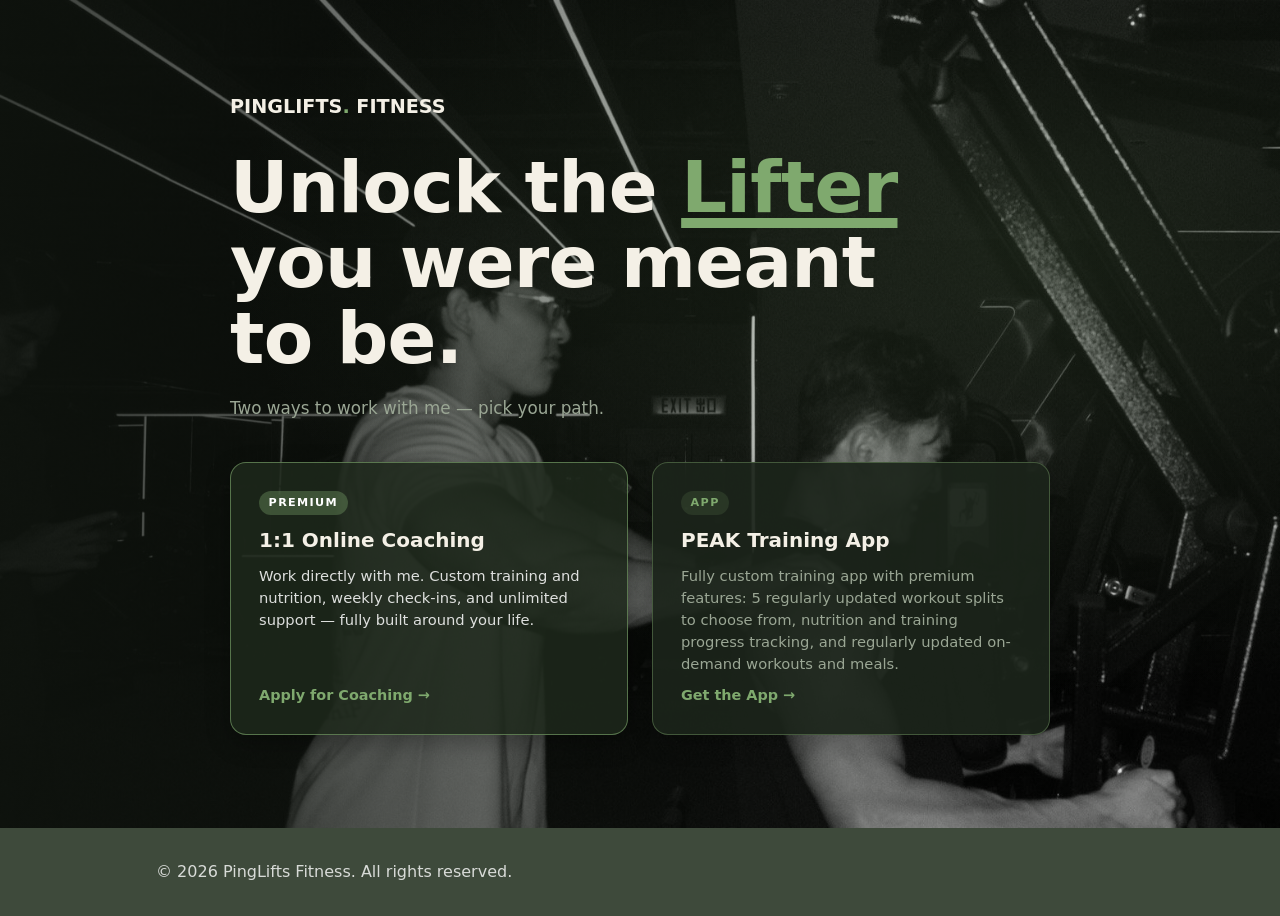
<file: index.html>
<!DOCTYPE html>
<html lang="en">
<head>
    <meta charset="UTF-8" />
    <meta name="viewport" content="width=device-width, initial-scale=1.0" />
    <title>PingLifts Fitness — Coaching & PEAK Training App</title>
    <link rel="stylesheet" href="styles.css" />
</head>
<body class="dark">

    <section class="chooser">
        <div class="chooser-bg"></div>
        <div class="chooser-content">
            <a href="#" class="logo display-logo chooser-logo">PINGLIFTS<span>.</span> FITNESS</a>
            <h1 class="display chooser-title">Unlock the <em>Lifter</em> you were meant to be.</h1>
            <p class="chooser-sub">Two ways to work with me — pick your path.</p>
            <div class="chooser-cards">
                <a href="coaching.html" class="chooser-card chooser-card-coaching">
                    <span class="chooser-card-tag">Premium</span>
                    <h3>1:1 Online Coaching</h3>
                    <p>Work directly with me. Custom training and nutrition, weekly check-ins, and unlimited support — fully built around your life.</p>
                    <span class="chooser-card-cta">Apply for Coaching &rarr;</span>
                </a>
                <a href="https://www.dojo.fit/coach/pinglifts" class="chooser-card chooser-card-products">
                    <span class="chooser-card-tag chooser-card-tag-alt">App</span>
                    <h3>PEAK Training App</h3>
                    <p>Fully custom training app with premium features: 5 regularly updated workout splits to choose from, nutrition and training progress tracking, and regularly updated on-demand workouts and meals.</p>
                    <span class="chooser-card-cta">Get the App &rarr;</span>
                </a>
            </div>
        </div>
    </section>

    <footer class="footer">
        <div class="container footer-content">
            <p>&copy; 2026 PingLifts Fitness. All rights reserved.</p>
        </div>
    </footer>

</body>
</html>
</file>
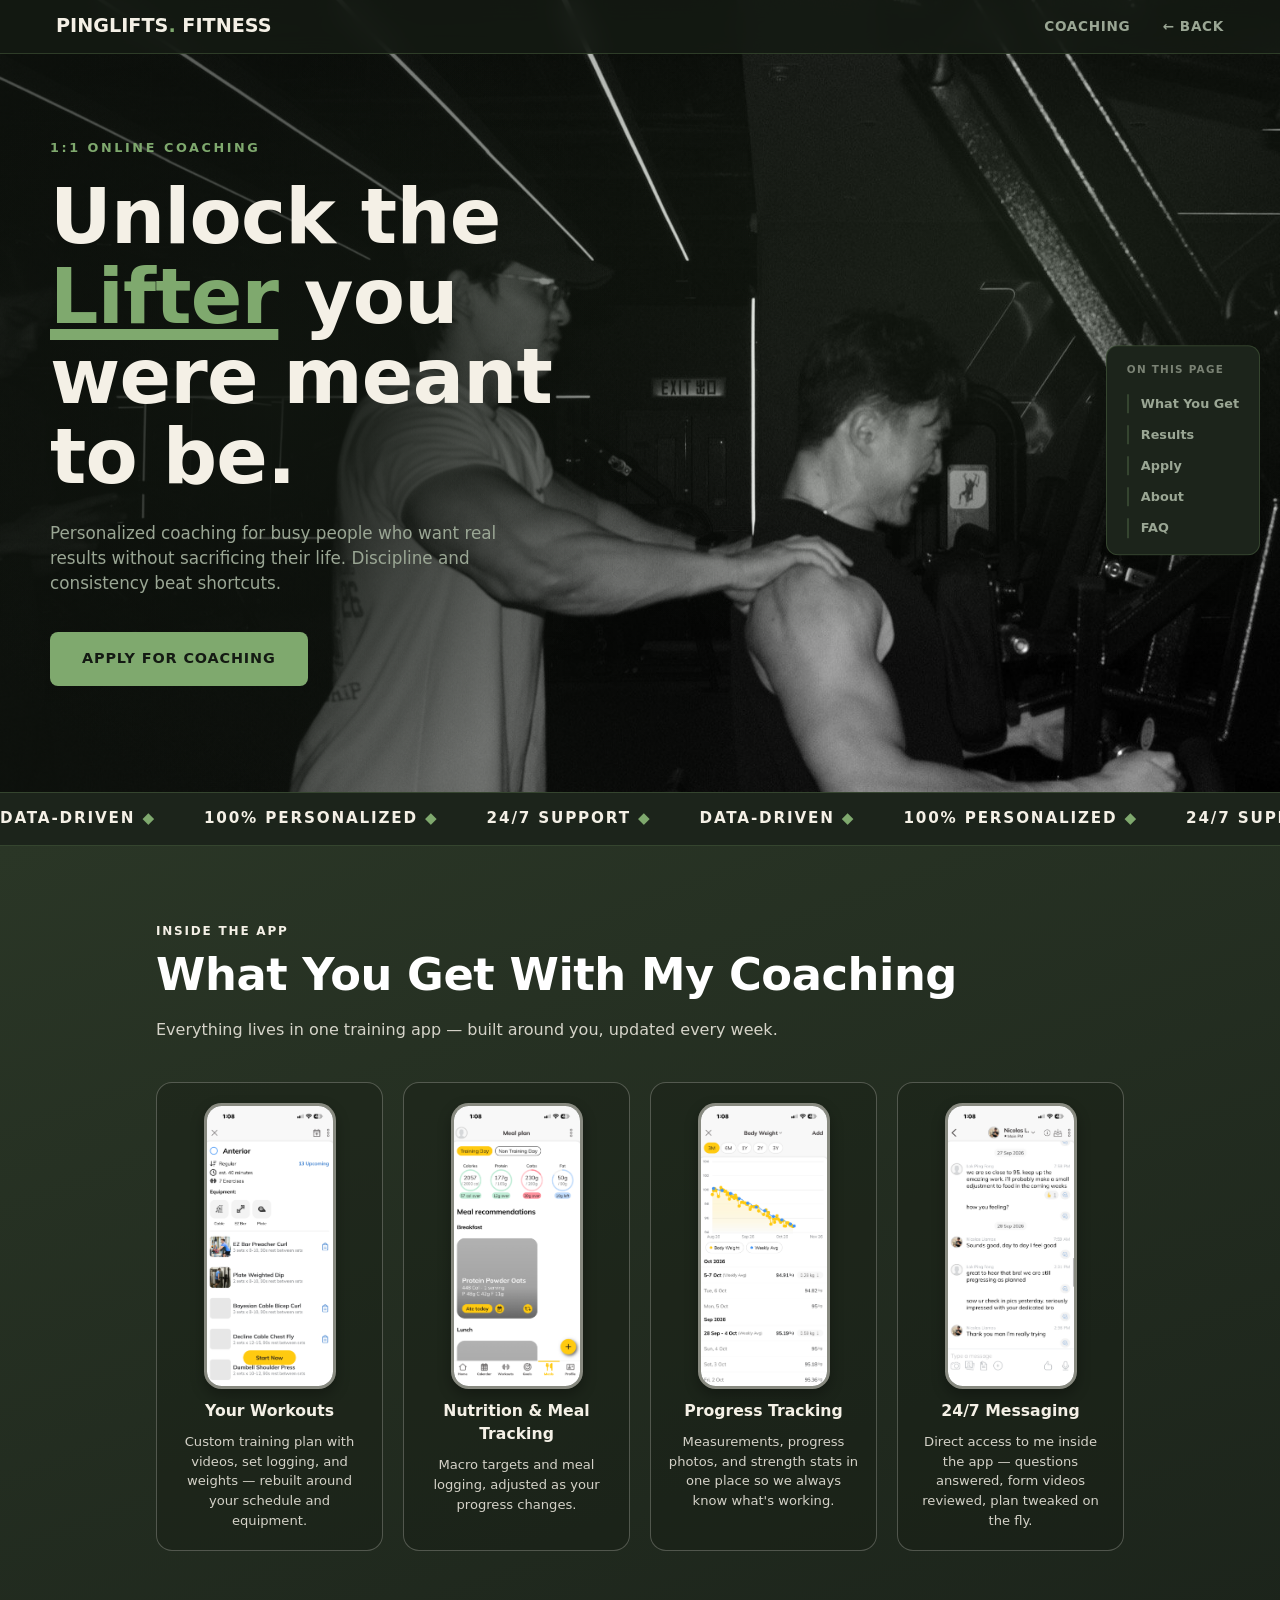
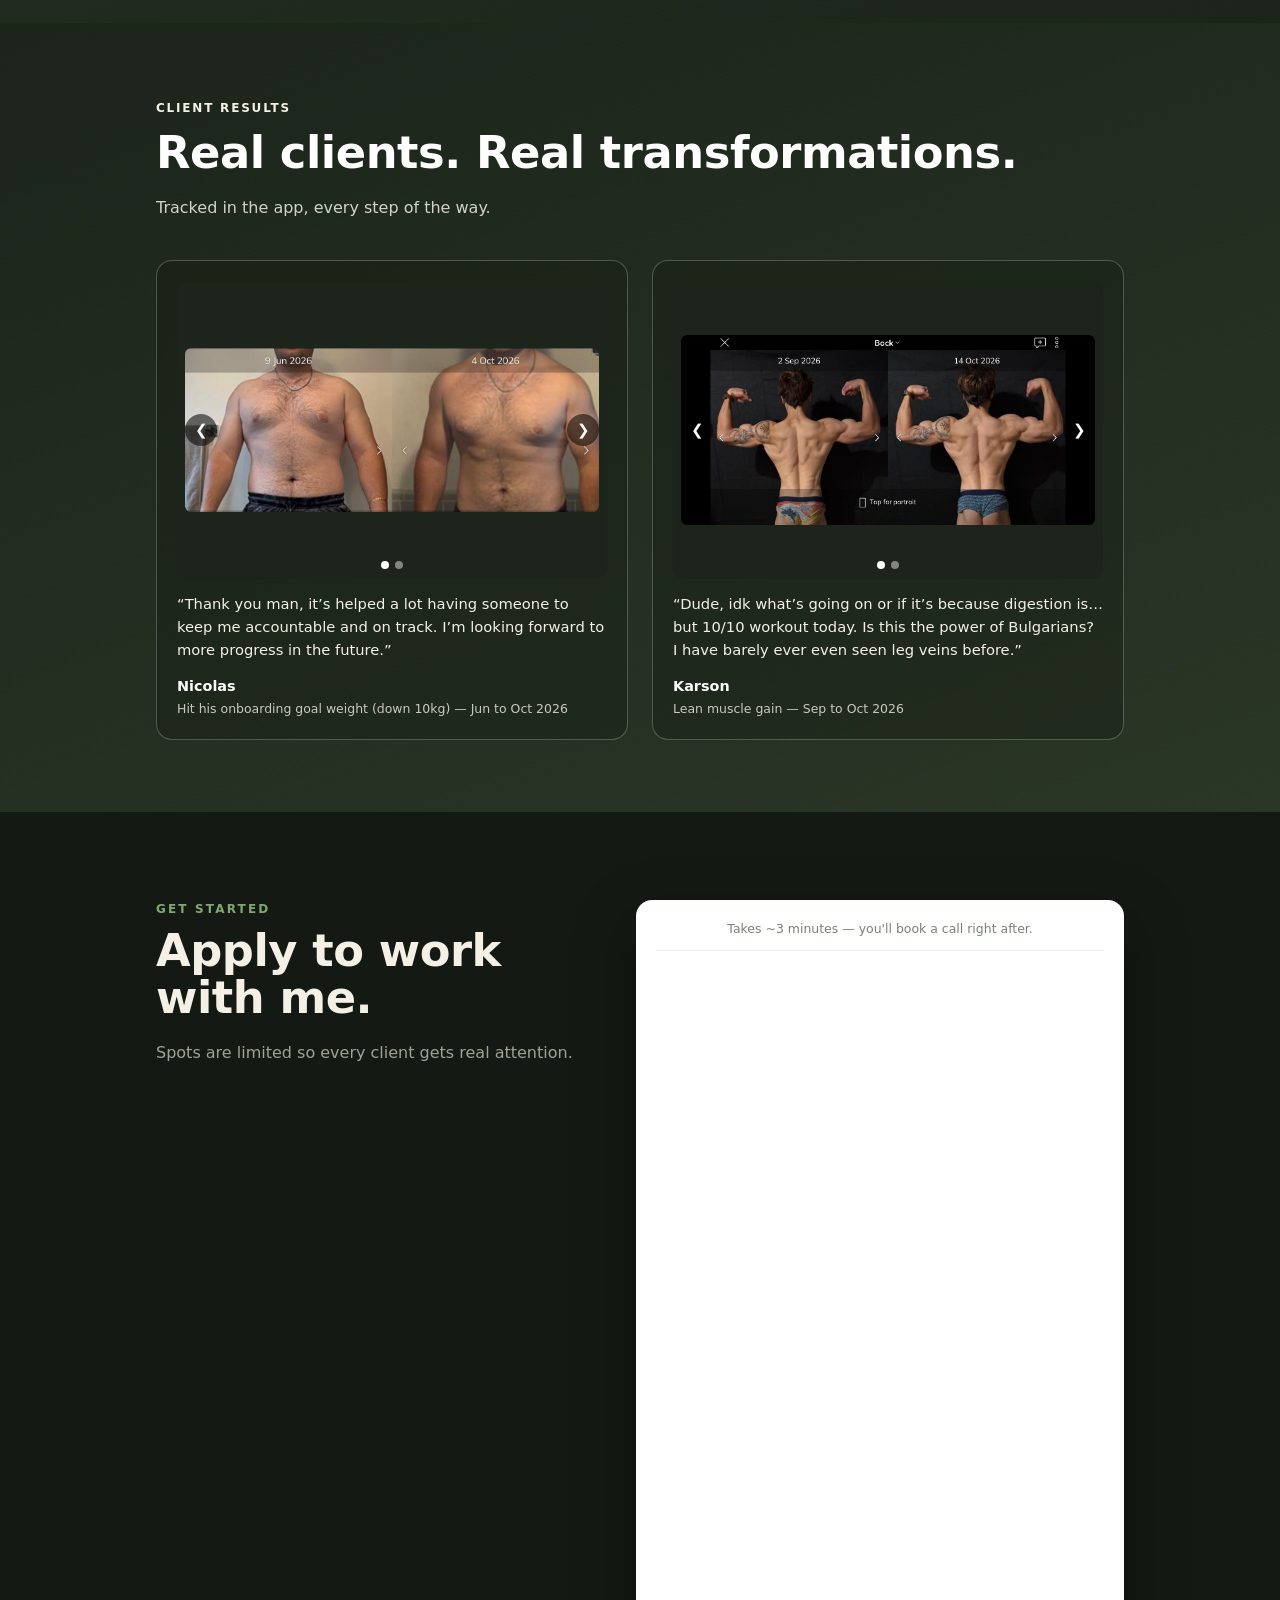
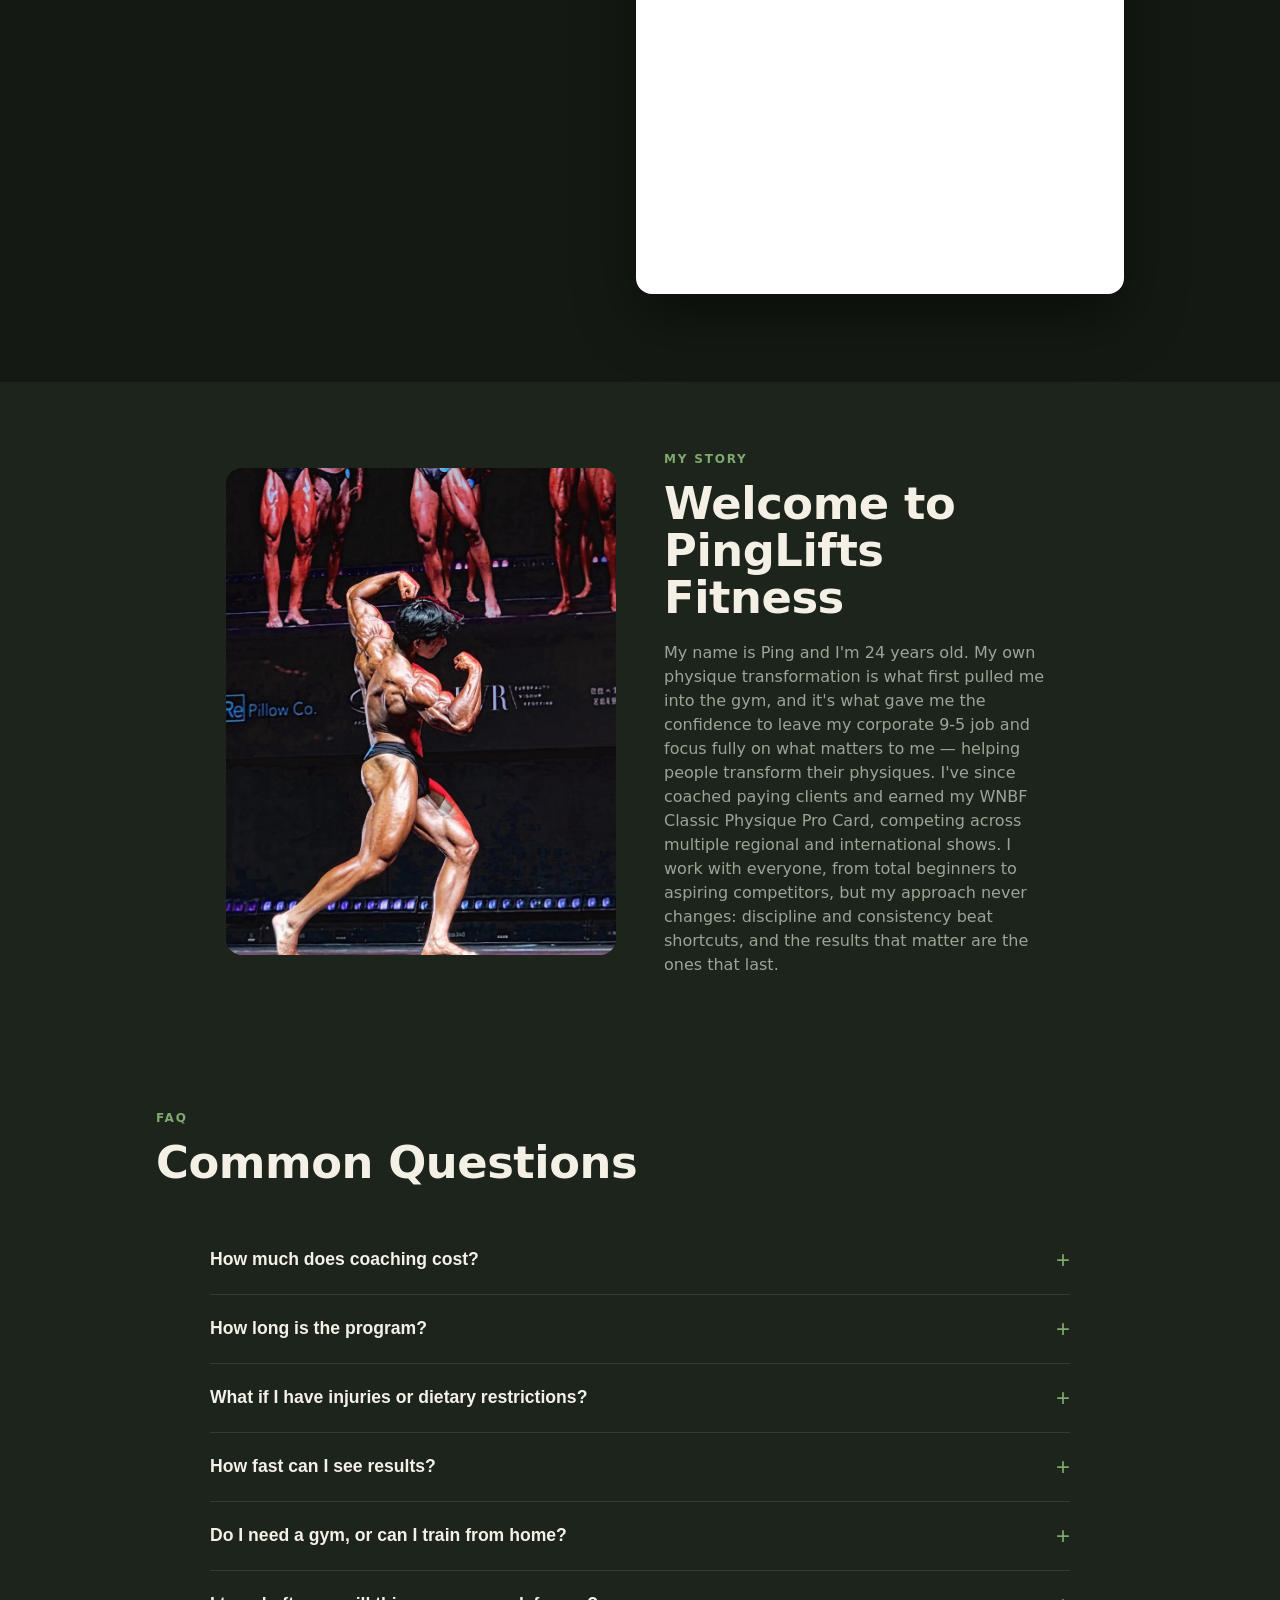
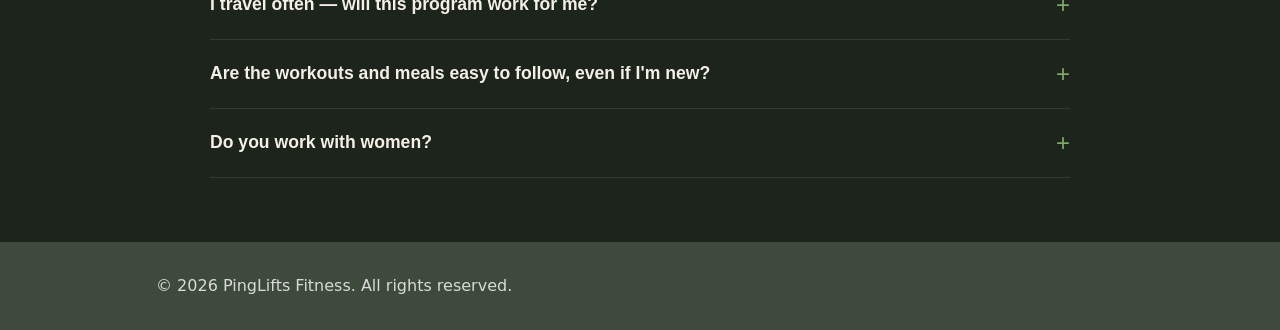
<file: coaching.html>
<!DOCTYPE html>
<html lang="en">
<head>
    <meta charset="UTF-8" />
    <meta name="viewport" content="width=device-width, initial-scale=1.0" />
    <title>PingLifts Fitness — 1:1 Online Coaching</title>
    <link rel="stylesheet" href="styles.css?v=3" />
</head>
<body class="dark">

    <header class="header">
        <div class="header-content">
            <a href="index.html" class="logo display-logo">PINGLIFTS<span>.</span> FITNESS</a>
            <nav class="nav">
                <a href="#coaching" class="nav-link nav-link-active">Coaching</a>
                <a href="index.html" class="nav-link">&larr; Back</a>
            </nav>
            <button class="mobile-menu-button" aria-label="Open menu">&#9776;</button>
        </div>
    </header>

    <div class="mobile-menu">
        <button class="mobile-menu-close" aria-label="Close menu">&times;</button>
        <nav class="nav">
            <a href="#coaching" class="nav-link">Coaching</a>
            <a href="index.html" class="nav-link">&larr; Back</a>
            <a href="#about" class="nav-link">About</a>
            <a href="#faq" class="nav-link">FAQ</a>
        </nav>
    </div>

    <aside class="coaching-sidebar">
        <span class="coaching-sidebar-label">On this page</span>
        <a href="#what-you-get" class="coaching-sidebar-link">What You Get</a>
        <a href="#results" class="coaching-sidebar-link">Results</a>
        <a href="#coaching" class="coaching-sidebar-link">Apply</a>
        <a href="#about" class="coaching-sidebar-link">About</a>
        <a href="#faq" class="coaching-sidebar-link">FAQ</a>
    </aside>

    <section class="page-hero">
        <div class="page-hero-bg"></div>
        <div class="page-hero-content">
            <p class="page-hero-eyebrow">1:1 Online Coaching</p>
            <h1 class="display page-hero-title">Unlock the <em>Lifter</em> you were meant to be.</h1>
            <p class="page-hero-sub">Personalized coaching for busy people who want real results without sacrificing their life. Discipline and consistency beat shortcuts.</p>
            <a href="#coaching" class="page-hero-cta">Apply for Coaching</a>
        </div>
    </section>

    <div class="marquee" aria-hidden="true">
        <div class="marquee-track">
            <span>Data-Driven <i>&#9670;</i></span><span>100% Personalized <i>&#9670;</i></span><span>24/7 Support <i>&#9670;</i></span>
            <span>Data-Driven <i>&#9670;</i></span><span>100% Personalized <i>&#9670;</i></span><span>24/7 Support <i>&#9670;</i></span>
            <span>Data-Driven <i>&#9670;</i></span><span>100% Personalized <i>&#9670;</i></span><span>24/7 Support <i>&#9670;</i></span>
            <span>Data-Driven <i>&#9670;</i></span><span>100% Personalized <i>&#9670;</i></span><span>24/7 Support <i>&#9670;</i></span>
        </div>
    </div>

    <section id="what-you-get" class="what-you-get">
        <div class="container">
            <div class="section-header">
                <span class="eyebrow">Inside the App</span>
                <h2 class="display">What You Get With My Coaching</h2>
                <p class="what-you-get-sub">Everything lives in one training app — built around you, updated every week.</p>
            </div>
            <div class="what-you-get-grid">
                <div class="what-you-get-card">
                    <div class="phone-frame"><img src="app-screen-1.png" alt="Workout screen in the coaching app" /></div>
                    <h3>Your Workouts</h3>
                    <p>Custom training plan with videos, set logging, and weights — rebuilt around your schedule and equipment.</p>
                </div>
                <div class="what-you-get-card">
                    <div class="phone-frame"><img src="app-screen-2.png" alt="Nutrition tracking screen in the coaching app" /></div>
                    <h3>Nutrition &amp; Meal Tracking</h3>
                    <p>Macro targets and meal logging, adjusted as your progress changes.</p>
                </div>
                <div class="what-you-get-card">
                    <div class="phone-frame"><img src="app-screen-3.png" alt="Progress tracking screen in the coaching app" /></div>
                    <h3>Progress Tracking</h3>
                    <p>Measurements, progress photos, and strength stats in one place so we always know what's working.</p>
                </div>
                <div class="what-you-get-card">
                    <div class="phone-frame"><img src="app-screen-4.png" alt="Messaging screen in the coaching app" /></div>
                    <h3>24/7 Messaging</h3>
                    <p>Direct access to me inside the app — questions answered, form videos reviewed, plan tweaked on the fly.</p>
                </div>
            </div>
        </div>
    </section>

    <section id="results" class="results">
        <div class="container">
            <div class="section-header">
                <span class="eyebrow">Client Results</span>
                <h2 class="display">Real clients. Real transformations.</h2>
                <p class="what-you-get-sub">Tracked in the app, every step of the way.</p>
            </div>
            <div class="results-grid">
                <figure class="result-card">
                    <div class="result-carousel" data-carousel>
                        <div class="result-slides">
                            <div class="result-slide active"><img src="client1_weightloss_comparison.jpg" alt="Nicolas before and after: 9 June to 4 October 2026" /></div>
                            <div class="result-slide"><img src="client1_weightloss_graph.jpg" alt="Nicolas weight trend chart heading to his 90kg goal" /></div>
                        </div>
                        <button class="result-arrow result-prev" data-prev aria-label="Previous screenshot">&#10094;</button>
                        <button class="result-arrow result-next" data-next aria-label="Next screenshot">&#10095;</button>
                        <div class="result-dots" data-dots></div>
                    </div>
                    <blockquote>
                        <p>&ldquo;Thank you man, it&rsquo;s helped a lot having someone to keep me accountable and on track. I&rsquo;m looking forward to more progress in the future.&rdquo;</p>
                    </blockquote>
                    <figcaption>
                        <span class="result-name">Nicolas</span>
                        <span class="result-stat">Hit his onboarding goal weight (down 10kg) &mdash; Jun to Oct 2026</span>
                    </figcaption>
                </figure>
                <figure class="result-card">
                    <div class="result-carousel" data-carousel>
                        <div class="result-slides">
                            <div class="result-slide active"><img src="client2_musclegain_comparison.PNG" alt="Muscle gain client before and after: 2 September to 14 October 2026" /></div>
                            <div class="result-slide"><img src="client2_musclegain_graph.jpg" alt="Muscle gain client weight trend chart" /></div>
                        </div>
                        <button class="result-arrow result-prev" data-prev aria-label="Previous screenshot">&#10094;</button>
                        <button class="result-arrow result-next" data-next aria-label="Next screenshot">&#10095;</button>
                        <div class="result-dots" data-dots></div>
                    </div>
                    <blockquote>
                        <p>&ldquo;Dude, idk what&rsquo;s going on or if it&rsquo;s because digestion is&hellip; but 10/10 workout today. Is this the power of Bulgarians? I have barely ever even seen leg veins before.&rdquo;</p>
                    </blockquote>
                    <figcaption>
                        <span class="result-name">Karson</span>
                        <span class="result-stat">Lean muscle gain &mdash; Sep to Oct 2026</span>
                    </figcaption>
                </figure>
            </div>
        </div>
    </section>

    <section id="coaching" class="apply">
        <div class="container apply-grid">
            <div>
                <p class="apply-eyebrow">Get Started</p>
                <h2 class="display apply-title">Apply to work with me.</h2>
                <p class="apply-copy">Spots are limited so every client gets real attention.</p>
            </div>
            <div class="form-panel">
                <p class="form-note">Takes ~3 minutes &mdash; you'll book a call right after.</p>
                <iframe src="https://docs.google.com/forms/d/e/1FAIpQLScJnateBK-ys4sE1Q8Ire4YYYcBbbguxJ7wj7qMlbbawWtGUg/viewform?embedded=true&hl=en" title="Coaching application">Loading…</iframe>
            </div>
        </div>
    </section>

    <section id="about" class="about">
        <div class="container about-grid">
            <div class="about-media"><img src="about-photo.jpg" alt="Lok Ping Fong" /></div>
            <div class="about-copy">
                <span class="eyebrow">My Story</span>
                <h2 class="display">Welcome to PingLifts Fitness</h2>
                <p>My name is Ping and I'm 24 years old. My own physique transformation is what first pulled me into the gym, and it's what gave me the confidence to leave my corporate 9-5 job and focus fully on what matters to me — helping people transform their physiques. I've since coached paying clients and earned my WNBF Classic Physique Pro Card, competing across multiple regional and international shows. I work with everyone, from total beginners to aspiring competitors, but my approach never changes: discipline and consistency beat shortcuts, and the results that matter are the ones that last.</p>
            </div>
        </div>
    </section>

    <section id="faq" class="faq">
        <div class="container">
            <div class="section-header">
                <span class="eyebrow">FAQ</span>
                <h2 class="display">Common Questions</h2>
            </div>
            <div class="faq-list">
                <div class="faq-item">
                    <button class="faq-question">How much does coaching cost?<span class="faq-icon">+</span></button>
                    <div class="faq-answer">
                        <p>Coaching services depend on the type and length of program that best fit your goals. Every plan is personalized to your training experience, equipment, and desired level of support.</p>
                        <p>I highly recommend scheduling a call so we can find the most accurate estimate for your program.</p>
                    </div>
                </div>
                <div class="faq-item">
                    <button class="faq-question">How long is the program?<span class="faq-icon">+</span></button>
                    <div class="faq-answer">
                        <p>I recommend planning for at least 6 months—that's how the program is designed to help you reach your goals in a sustainable way. This ensures enough time to see real results that last—not quick fixes that fade. You'll know exactly what to expect before starting.</p>
                    </div>
                </div>
                <div class="faq-item">
                    <button class="faq-question">What if I have injuries or dietary restrictions?<span class="faq-icon">+</span></button>
                    <div class="faq-answer">
                        <p>No problem. I've worked with clients dealing with old injuries, food allergies, and medical limitations. Every plan can be customized so you can train safely, eat foods you enjoy, and still make consistent progress — as long as you're not allergic to hard work!</p>
                    </div>
                </div>
                <div class="faq-item">
                    <button class="faq-question">How fast can I see results?<span class="faq-icon">+</span></button>
                    <div class="faq-answer">
                        <p>That depends on your starting point, effort, and consistency. Most clients begin noticing changes within 4–6 weeks if they stay consistent, work hard, and follow the plan. The weekly check-ins help me track your progress and make adjustments so we keep moving forward. You truly get what you put into the program.</p>
                    </div>
                </div>
                <div class="faq-item">
                    <button class="faq-question">Do I need a gym, or can I train from home?<span class="faq-icon">+</span></button>
                    <div class="faq-answer">
                        <p>Commercial gyms are wonderful and encouraging places that not only get you in the right mindset to train hard, but also offer specialized equipment—giving you more ways to optimize your training and maximize results.</p>
                        <p>If you're intimidated, we'll work together on a strategy to help you feel comfortable and confident there. 🙂</p>
                    </div>
                </div>
                <div class="faq-item">
                    <button class="faq-question">I travel often — will this program work for me?<span class="faq-icon">+</span></button>
                    <div class="faq-answer">
                        <p>Absolutely. Many of my clients travel for work or pleasure. I'll adjust your workouts and provide flexible nutrition recommendations so you can stay consistent no matter where you are—hotel, home, or gym.</p>
                    </div>
                </div>
                <div class="faq-item">
                    <button class="faq-question">Are the workouts and meals easy to follow, even if I'm new?<span class="faq-icon">+</span></button>
                    <div class="faq-answer">
                        <p>Yes! You'll get clear step-by-step guidance in the app for all your major lifts, exercise demo videos, progress tracking, and meal example recipes. You can also message me directly in-app anytime with questions — even if you've never tracked before, you'll be fully supported.</p>
                    </div>
                </div>
                <div class="faq-item">
                    <button class="faq-question">Do you work with women?<span class="faq-icon">+</span></button>
                    <div class="faq-answer">
                        <p>Yes. I coach both men and women, and every program is personalized to your goals, training history, and preferences.</p>
                    </div>
                </div>
            </div>
        </div>
    </section>

    <footer class="footer">
        <div class="container footer-content">
            <p>&copy; 2026 PingLifts Fitness. All rights reserved.</p>
        </div>
    </footer>

    <script src="script.js?v=3"></script>
</body>
</html>
</file>
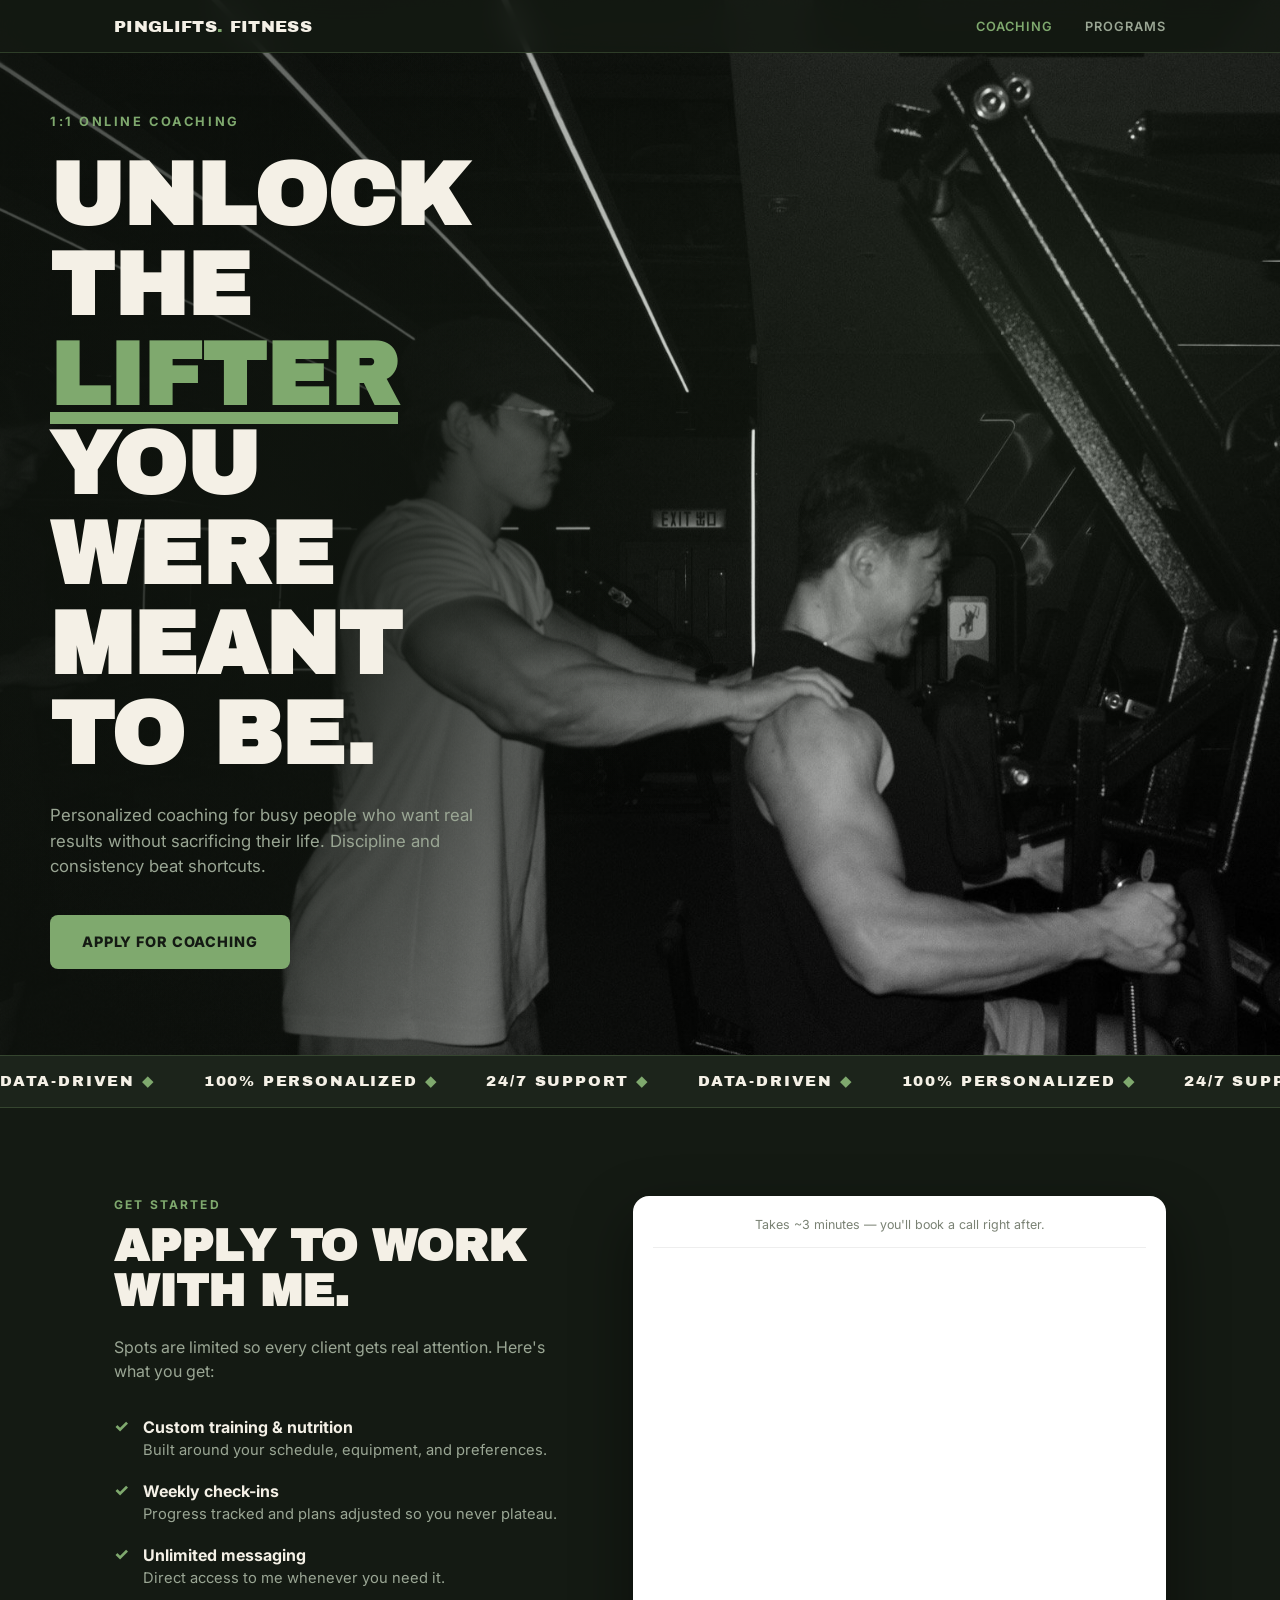
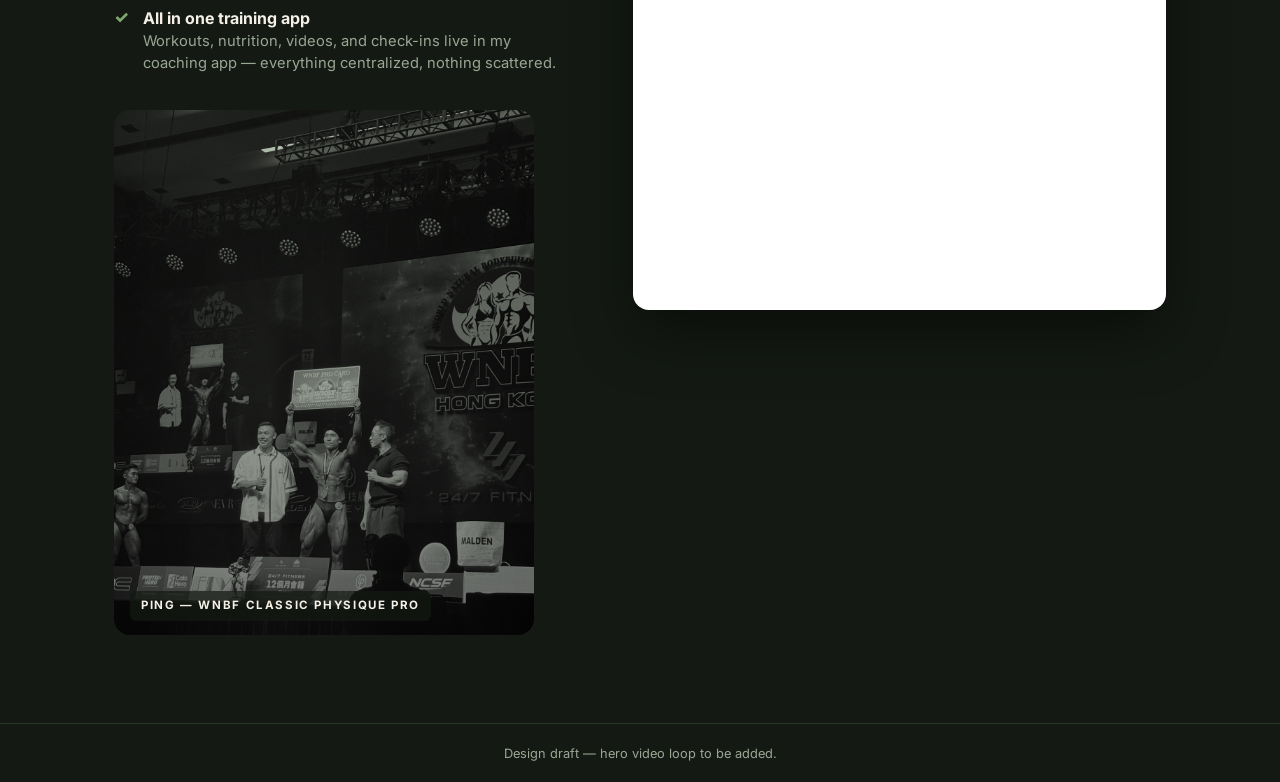
<file: draft.html>
<!DOCTYPE html>
<html lang="en">
<head>
    <meta charset="UTF-8" />
    <meta name="viewport" content="width=device-width, initial-scale=1.0" />
    <title>PingLifts Fitness — DESIGN DRAFT (not deployed)</title>
    <link rel="stylesheet" href="https://fonts.googleapis.com/css2?family=Archivo+Black&family=Inter:wght@400;600;700&display=swap" />
    <style>
        :root {
            --green: #7FA96E;
            --green-dark: #68935A;
            --ink: #141A13;
            --ink-2: #1C241B;
            --cream: #F4F0E6;
            --muted: #9AA694;
        }

        * { margin: 0; padding: 0; box-sizing: border-box; }
        html { scroll-behavior: smooth; }
        body {
            font-family: 'Inter', system-ui, sans-serif;
            background: var(--ink);
            color: var(--cream);
            line-height: 1.5;
        }

        .display {
            font-family: 'Archivo Black', 'Inter', sans-serif;
            text-transform: uppercase;
            line-height: 1.02;
        }

        .container { max-width: 1100px; margin: 0 auto; padding: 0 1.5rem; }

        /* Header */
        .header {
            position: fixed; inset: 0 0 auto 0; z-index: 50;
            background: rgba(20, 26, 19, 0.85);
            backdrop-filter: blur(12px);
            border-bottom: 1px solid rgba(127, 169, 110, 0.25);
        }
        .header-content {
            display: flex; justify-content: space-between; align-items: center;
            max-width: 1100px; margin: 0 auto; padding: 0.85rem 1.5rem;
        }
        .logo {
            font-family: 'Archivo Black', sans-serif;
            font-size: 1.05rem; color: var(--cream); text-decoration: none; letter-spacing: 0.02em;
        }
        .logo span { color: var(--green); }
        .nav { display: flex; gap: 2rem; align-items: center; }
        .nav-link {
            color: var(--muted); text-decoration: none; font-weight: 600;
            font-size: 0.8rem; text-transform: uppercase; letter-spacing: 0.08em;
            transition: color 0.2s;
        }
        .nav-link:hover, .nav-link.active { color: var(--green); }

        /* Hero */
        .hero {
            min-height: 92vh;
            display: flex; flex-direction: column; justify-content: center;
            position: relative; overflow: hidden;
            background:
                linear-gradient(90deg, rgba(16,21,15,0.75) 0%, rgba(16,21,15,0.45) 35%, rgba(16,21,15,0) 65%),
                url('hero-image.jpg') 100% center / cover no-repeat;
            padding: 7rem 0 5rem;
        }
        .hero::after {
            content: "";
            position: absolute; inset: 0;
            background:
                radial-gradient(ellipse 42% 75% at 22% 50%, rgba(16,21,15,0.9), rgba(16,21,15,0) 70%),
                radial-gradient(ellipse at 80% 30%, rgba(127,169,110,0.14), transparent 55%);
            pointer-events: none;
        }
        .hero .container {
            position: relative; z-index: 1;
            max-width: 560px; margin: 0; margin-left: max(1.5rem, calc((100vw - 1100px) / 2 - 4rem));
        }
        .hero-eyebrow {
            color: var(--green); font-size: 0.8rem; font-weight: 700;
            letter-spacing: 0.2em; text-transform: uppercase; margin-bottom: 1.25rem;
        }
        .hero-title {
            font-size: clamp(2.6rem, 7vw, 5.5rem);
            max-width: 14ch;
        }
        .hero-title em {
            font-style: normal; color: var(--green);
            text-decoration: underline;
            text-decoration-thickness: 0.14em;
            text-underline-offset: 0.08em;
        }
        .hero-sub {
            margin-top: 1.5rem; max-width: 42ch; color: var(--muted); font-size: 1.05rem;
        }
        .hero-cta {
            margin-top: 2.25rem; display: inline-block; align-self: flex-start;
            background: var(--green); color: var(--ink);
            font-weight: 800; text-decoration: none; text-transform: uppercase;
            letter-spacing: 0.06em; font-size: 0.9rem;
            padding: 1rem 2rem; border-radius: 0.5rem;
            position: relative; overflow: hidden;
            transition: transform 0.2s;
        }
        .hero-cta:hover { transform: translateY(-2px); }

        /* Marquee divider */
        .marquee {
            border-top: 1px solid rgba(127,169,110,0.25);
            border-bottom: 1px solid rgba(127,169,110,0.25);
            background: var(--ink-2);
            overflow: hidden; padding: 0.9rem 0;
        }
        .marquee-track {
            display: flex; gap: 3rem; width: max-content;
            animation: marquee 22s linear infinite;
        }
        .marquee-track span {
            font-family: 'Archivo Black', sans-serif;
            text-transform: uppercase; font-size: 0.95rem; letter-spacing: 0.12em;
            color: var(--cream); white-space: nowrap;
        }
        .marquee-track span i { font-style: normal; color: var(--green); }
        @keyframes marquee { to { transform: translateX(-50%); } }

        /* Form section: split panel */
        .apply { padding: 5.5rem 0; background: var(--ink); }
        .apply-grid {
            display: grid; grid-template-columns: 1fr 1.15fr; gap: 3.5rem; align-items: start;
        }
        .apply-eyebrow {
            color: var(--green); font-size: 0.75rem; font-weight: 700;
            letter-spacing: 0.18em; text-transform: uppercase;
        }
        .apply-title { font-size: clamp(1.9rem, 3.5vw, 2.8rem); margin: 0.6rem 0 1.25rem; }
        .apply-copy { color: var(--muted); margin-bottom: 2rem; }
        .trust { list-style: none; display: grid; gap: 1.1rem; }
        .trust li { display: flex; gap: 0.85rem; align-items: flex-start; }
        .trust .tick {
            color: var(--green); font-weight: 800; font-size: 1.05rem; line-height: 1.4;
        }
        .trust b { color: var(--cream); }
        .trust p { color: var(--muted); font-size: 0.92rem; }
        .coach-photo {
            margin-top: 2.25rem; position: relative; border-radius: 1rem; overflow: hidden;
            aspect-ratio: 4 / 5; max-width: 420px;
        }
        .coach-photo img {
            width: 100%; height: 100%; object-fit: cover; object-position: top;
            filter: grayscale(1) contrast(1.08) brightness(0.9);
        }
        .coach-photo::after {
            content: "";
            position: absolute; inset: 0;
            background: linear-gradient(180deg, rgba(127,169,110,0.35), rgba(20,26,19,0.55));
            mix-blend-mode: multiply;
        }
        .coach-photo .caption {
            position: absolute; left: 1rem; bottom: 0.9rem; z-index: 2;
            font-size: 0.72rem; font-weight: 700; letter-spacing: 0.14em; text-transform: uppercase;
            color: var(--cream);
            background: rgba(20,26,19,0.72); padding: 0.4rem 0.7rem; border-radius: 0.4rem;
        }
        .form-panel {
            background: #fff; color: #3E4A3B;
            border-radius: 1rem; padding: 1.25rem;
            box-shadow: 0 24px 60px rgba(0,0,0,0.45);
        }
        .form-panel .form-note {
            text-align: center; font-size: 0.78rem; color: #7A8274;
            padding-bottom: 0.75rem; border-bottom: 1px solid #eee; margin-bottom: 1rem;
        }
        .form-panel iframe { width: 100%; border: none; height: 620px; }

        /* Stats */
        .stats {
            background: var(--ink-2);
            border-top: 1px solid rgba(127,169,110,0.2);
            padding: 3.5rem 0;
        }
        .stats-grid { display: grid; grid-template-columns: repeat(4, 1fr); gap: 2rem; text-align: center; }
        .stat-num {
            font-family: 'Archivo Black', sans-serif;
            font-size: clamp(2.2rem, 4vw, 3.2rem); color: var(--green); line-height: 1;
        }
        .stat-label {
            margin-top: 0.6rem; font-size: 0.78rem; font-weight: 600;
            letter-spacing: 0.12em; text-transform: uppercase; color: var(--muted);
        }

        .page-note {
            text-align: center; padding: 1.2rem; font-size: 0.8rem;
            color: var(--muted); border-top: 1px solid rgba(127,169,110,0.2);
        }

        @media (max-width: 900px) {
            .apply-grid { grid-template-columns: 1fr; }
            .stats-grid { grid-template-columns: repeat(2, 1fr); }
        }
    </style>
</head>
<body>

    <header class="header">
        <div class="header-content">
            <a href="#" class="logo">PINGLIFTS<span>.</span> FITNESS</a>
            <nav class="nav">
                <a href="#" class="nav-link active">Coaching</a>
                <a href="#" class="nav-link">Programs</a>
            </nav>
        </div>
    </header>

    <section class="hero">
        <div class="container">
            <p class="hero-eyebrow">1:1 Online Coaching</p>
            <h1 class="display hero-title">Unlock the <em>lifter</em> you were meant to be.</h1>
            <p class="hero-sub">Personalized coaching for busy people who want real results without sacrificing their life. Discipline and consistency beat shortcuts.</p>
            <a href="#apply" class="hero-cta">Apply for Coaching</a>
        </div>
    </section>

    <div class="marquee" aria-hidden="true">
        <div class="marquee-track">
            <span>Data-Driven <i>&#9670;</i></span><span>100% Personalized <i>&#9670;</i></span><span>24/7 Support <i>&#9670;</i></span>
            <span>Data-Driven <i>&#9670;</i></span><span>100% Personalized <i>&#9670;</i></span><span>24/7 Support <i>&#9670;</i></span>
            <span>Data-Driven <i>&#9670;</i></span><span>100% Personalized <i>&#9670;</i></span><span>24/7 Support <i>&#9670;</i></span>
            <span>Data-Driven <i>&#9670;</i></span><span>100% Personalized <i>&#9670;</i></span><span>24/7 Support <i>&#9670;</i></span>
        </div>
    </div>

    <section id="apply" class="apply">
        <div class="container apply-grid">
            <div>
                <p class="apply-eyebrow">Get Started</p>
                <h2 class="display apply-title">Apply to work with me.</h2>
                <p class="apply-copy">Spots are limited so every client gets real attention. Here's what you get:</p>
                <ul class="trust">
                    <li><span class="tick">&#10003;</span><div><b>Custom training &amp; nutrition</b><p>Built around your schedule, equipment, and preferences.</p></div></li>
                    <li><span class="tick">&#10003;</span><div><b>Weekly check-ins</b><p>Progress tracked and plans adjusted so you never plateau.</p></div></li>
                    <li><span class="tick">&#10003;</span><div><b>Unlimited messaging</b><p>Direct access to me whenever you need it.</p></div></li>
                    <li><span class="tick">&#10003;</span><div><b>All in one training app</b><p>Workouts, nutrition, videos, and check-ins live in my coaching app &mdash; everything centralized, nothing scattered.</p></div></li>
                </ul>
                <div class="coach-photo">
                    <img src="coach-photo.jpg" alt="Ping, WNBF Classic Physique Pro" />
                    <span class="caption">Ping &mdash; WNBF Classic Physique Pro</span>
                </div>
            </div>
            <div class="form-panel">
                <p class="form-note">Takes ~3 minutes &mdash; you'll book a call right after.</p>
                <iframe src="https://docs.google.com/forms/d/e/1FAIpQLScJnateBK-ys4sE1Q8Ire4YYYcBbbguxJ7wj7qMlbbawWtGUg/viewform?embedded=true&hl=en" title="Coaching application">Loading…</iframe>
            </div>
        </div>
    </section>

    <p class="page-note">Design draft &mdash; hero video loop to be added.</p>
</body>
</html>
</file>
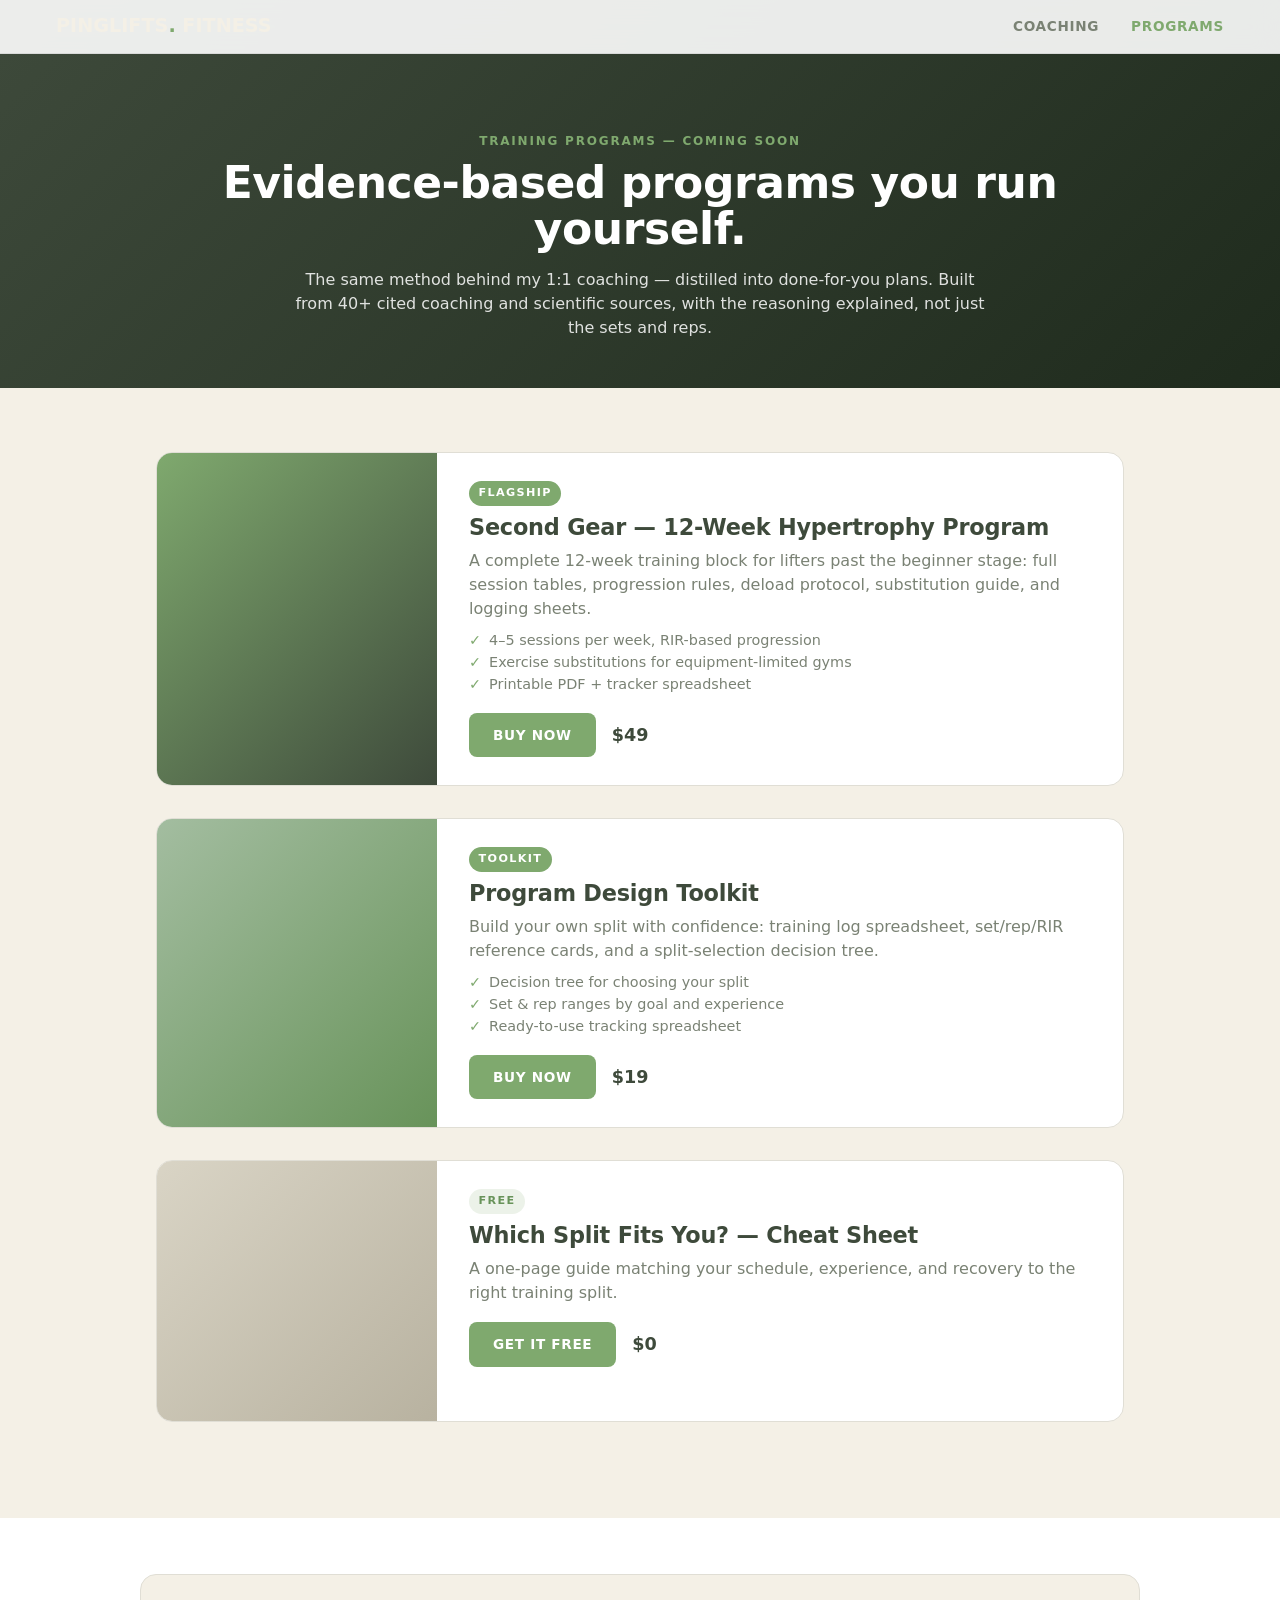
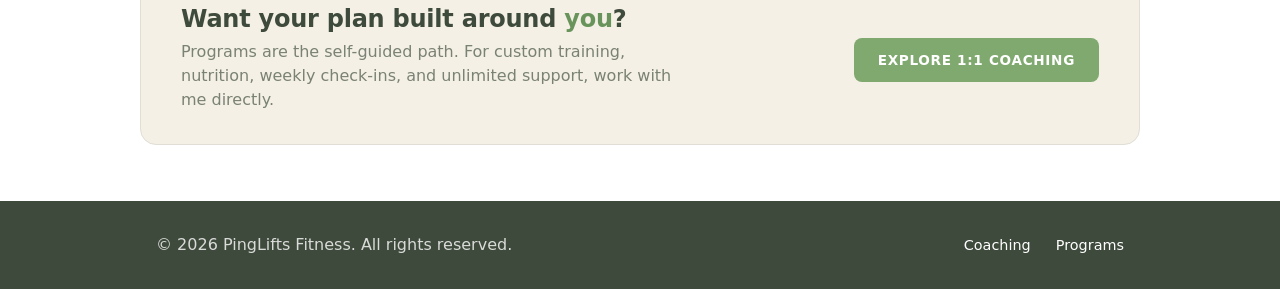
<file: products.html>
<!DOCTYPE html>
<html lang="en">
<head>
    <meta charset="UTF-8" />
    <meta name="viewport" content="width=device-width, initial-scale=1.0" />
    <title>PingLifts Fitness — Training Programs</title>
    <link rel="stylesheet" href="styles.css" />
</head>
<body>

    <header class="header">
        <div class="header-content">
            <a href="index.html" class="logo display-logo">PINGLIFTS<span>.</span> FITNESS</a>
            <nav class="nav">
                <a href="coaching.html" class="nav-link">Coaching</a>
                <a href="products.html" class="nav-link nav-link-active">Programs</a>
            </nav>
            <button class="mobile-menu-button" aria-label="Open menu">&#9776;</button>
        </div>
    </header>

    <div class="mobile-menu">
        <button class="mobile-menu-close" aria-label="Close menu">&times;</button>
        <nav class="nav">
            <a href="coaching.html" class="nav-link">Coaching</a>
            <a href="products.html" class="nav-link">Programs</a>
        </nav>
    </div>

    <section class="products-hero">
        <div class="container">
            <span class="eyebrow">Training Programs &mdash; Coming Soon</span>
            <h1 class="products-title display">Evidence-based programs you run yourself.</h1>
            <p class="products-subtitle">The same method behind my 1:1 coaching — distilled into done-for-you plans. Built from 40+ cited coaching and scientific sources, with the reasoning explained, not just the sets and reps.</p>
        </div>
    </section>

    <section class="products-list">
        <div class="container">
            <div class="product-card">
                <div class="product-media product-media-flagship"></div>
                <div class="product-info">
                    <span class="product-tag">Flagship</span>
                    <h2 class="display">Second Gear — 12-Week Hypertrophy Program</h2>
                    <p>A complete 12-week training block for lifters past the beginner stage: full session tables, progression rules, deload protocol, substitution guide, and logging sheets.</p>
                    <ul class="product-bullets">
                        <li>4–5 sessions per week, RIR-based progression</li>
                        <li>Exercise substitutions for equipment-limited gyms</li>
                        <li>Printable PDF + tracker spreadsheet</li>
                    </ul>
                    <div class="product-actions">
                        <!-- TODO: replace # with Gumroad/Stan Store product link -->
                        <a href="#" class="cta-button">Buy Now</a>
                        <span class="product-price">$49</span>
                    </div>
                </div>
            </div>

            <div class="product-card">
                <div class="product-media product-media-toolkit"></div>
                <div class="product-info">
                    <span class="product-tag">Toolkit</span>
                    <h2 class="display">Program Design Toolkit</h2>
                    <p>Build your own split with confidence: training log spreadsheet, set/rep/RIR reference cards, and a split-selection decision tree.</p>
                    <ul class="product-bullets">
                        <li>Decision tree for choosing your split</li>
                        <li>Set &amp; rep ranges by goal and experience</li>
                        <li>Ready-to-use tracking spreadsheet</li>
                    </ul>
                    <div class="product-actions">
                        <!-- TODO: replace # with Gumroad/Stan Store product link -->
                        <a href="#" class="cta-button">Buy Now</a>
                        <span class="product-price">$19</span>
                    </div>
                </div>
            </div>

            <div class="product-card product-card-free">
                <div class="product-media product-media-free"></div>
                <div class="product-info">
                    <span class="product-tag product-tag-alt">Free</span>
                    <h2 class="display">Which Split Fits You? — Cheat Sheet</h2>
                    <p>A one-page guide matching your schedule, experience, and recovery to the right training split.</p>
                    <div class="product-actions">
                        <!-- TODO: replace # with email-capture link -->
                        <a href="#" class="cta-button">Get It Free</a>
                        <span class="product-price">$0</span>
                    </div>
                </div>
            </div>
        </div>
    </section>

    <section class="cross-sell">
        <div class="container cross-sell-content">
            <div>
                <h2 class="display">Want your plan built around <em>you</em>?</h2>
                <p>Programs are the self-guided path. For custom training, nutrition, weekly check-ins, and unlimited support, work with me directly.</p>
            </div>
            <a href="coaching.html" class="cta-button">Explore 1:1 Coaching</a>
        </div>
    </section>

    <footer class="footer">
        <div class="container footer-content">
            <p>&copy; 2026 PingLifts Fitness. All rights reserved.</p>
            <div class="footer-links">
                <a href="coaching.html">Coaching</a>
                <a href="products.html">Programs</a>
            </div>
        </div>
    </footer>

    <script src="script.js"></script>
</body>
</html>
</file>
<file: styles.css>
:root {
    --primary: #7FA96E;
    --primary-dark: #68935A;
    --secondary: #3E4A3B;
    --background: #F4F0E6;
    --text: #3E4A3B;
    --muted: #7A8274;
    --white: #ffffff;
}

* {
    margin: 0;
    padding: 0;
    box-sizing: border-box;
}

html {
    scroll-behavior: smooth;
}

body {
    font-family: 'Inter', 'Lato', system-ui, sans-serif;
    line-height: 1.5;
    color: var(--text);
    background: var(--background);
}

.container {
    max-width: 1000px;
    margin: 0 auto;
    padding: 0 1rem;
}

.eyebrow {
    font-size: 0.75rem;
    letter-spacing: 0.15em;
    text-transform: uppercase;
    color: var(--primary);
    font-weight: 700;
}

h1, h2 {
    line-height: 1.15;
    color: var(--secondary);
}

h2 {
    font-size: clamp(1.5rem, 4vw, 2.25rem);
    margin: 0.25rem 0 1.5rem;
}

/* Header */
.header {
    position: fixed;
    top: 0;
    left: 0;
    right: 0;
    z-index: 50;
    background: rgba(255, 255, 255, 0.9);
    backdrop-filter: blur(12px);
    border-bottom: 1px solid rgba(0, 0, 0, 0.08);
}

.header-content {
    display: flex;
    justify-content: space-between;
    align-items: center;
    max-width: 1200px;
    margin: 0 auto;
    padding: 0.75rem 1rem;
}

.logo {
    font-size: 1.25rem;
    font-weight: 800;
    text-decoration: none;
    color: var(--secondary);
}

.logo-dot {
    color: var(--primary);
}

.nav {
    display: flex;
    gap: 2rem;
    align-items: center;
}

.nav-link {
    color: var(--muted);
    text-decoration: none;
    font-weight: 600;
    font-size: 0.85rem;
    text-transform: uppercase;
    letter-spacing: 0.05em;
    transition: color 0.2s;
}

.nav-link:hover {
    color: var(--primary);
}

.nav-link-active {
    color: var(--primary);
}

/* Coaching page sidebar */
.coaching-sidebar {
    position: fixed;
    top: 50%;
    right: 1.25rem;
    transform: translateY(-50%);
    display: flex;
    flex-direction: column;
    gap: 0.75rem;
    padding: 1rem 1.25rem;
    background: #fff;
    border: 1px solid #e0ded5;
    border-radius: 0.75rem;
    box-shadow: 0 4px 12px rgba(0, 0, 0, 0.08);
    z-index: 40;
}

.coaching-sidebar-label {
    font-size: 0.65rem;
    font-weight: 700;
    letter-spacing: 0.12em;
    text-transform: uppercase;
    color: var(--muted);
    margin-bottom: 0.25rem;
}

.coaching-sidebar-link {
    font-size: 0.8rem;
    font-weight: 600;
    color: var(--muted);
    text-decoration: none;
    padding-left: 0.75rem;
    border-left: 2px solid #e0ded5;
    transition: color 0.2s, border-color 0.2s;
}

.coaching-sidebar-link:hover {
    color: var(--primary);
    border-left-color: var(--primary);
}

/* First section on a page without a hero clears the fixed header */
.form-section-top {
    padding-top: 7rem;
}

.cta-button {
    display: inline-block;
    background: var(--primary);
    color: #fff;
    padding: 0.75rem 1.5rem;
    border: none;
    border-radius: 0.5rem;
    text-decoration: none;
    font-weight: 600;
    font-size: 0.85rem;
    letter-spacing: 0.05em;
    text-transform: uppercase;
    cursor: pointer;
    transition: background 0.2s, transform 0.2s;
}

.cta-button:hover {
    background: var(--primary-dark);
    transform: translateY(-1px);
}

.mobile-menu-button {
    display: none;
    background: none;
    border: none;
    font-size: 1.5rem;
    cursor: pointer;
    color: var(--secondary);
}

/* Mobile menu overlay */
.mobile-menu {
    position: fixed;
    top: 0;
    left: 0;
    right: 0;
    bottom: 0;
    background: #fff;
    padding: 2rem;
    z-index: 100;
    display: none;
}

.mobile-menu.active {
    display: block;
}

.mobile-menu .nav {
    flex-direction: column;
    align-items: flex-start;
    gap: 1.5rem;
}

.mobile-menu-close {
    position: absolute;
    top: 1rem;
    right: 1rem;
    background: none;
    border: none;
    font-size: 2rem;
    cursor: pointer;
    color: var(--secondary);
}

/* Chooser homepage: logo sits above the title */
.chooser-hero {
    min-height: 100vh;
    flex-direction: column;
    padding-top: 2.5rem;
}

.chooser-logo {
    font-size: 1.5rem;
    display: inline-block;
    margin-bottom: 1.5rem;
}

/* Hero */
.hero {
    position: relative;
    min-height: 100vh;
    display: flex;
    align-items: center;
    justify-content: center;
    text-align: center;
    color: #fff;
    overflow: hidden;
}

.hero-media {
    position: absolute;
    inset: 0;
    background: linear-gradient(135deg, var(--secondary), #1f2b1d);
}

.hero-video {
    width: 100%;
    height: 100%;
    object-fit: cover;
    opacity: 0.6;
}

.hero-overlay {
    position: absolute;
    inset: 0;
    background: rgba(0, 0, 0, 0.5);
}

.hero-content {
    position: relative;
    max-width: 800px;
    padding: 2rem;
}

.hero-title {
    font-size: clamp(2rem, 5vw, 3.5rem);
    font-weight: 800;
    color: #fff;
    margin-bottom: 1.25rem;
}

.hero-accent {
    text-decoration: underline;
    text-decoration-color: var(--primary);
    text-decoration-thickness: 0.2em;
    text-underline-offset: 0.1em;
}

.hero-subtext {
    font-size: 1.1rem;
    margin-bottom: 2rem;
    color: rgba(255, 255, 255, 0.9);
}

/* Hero path cards */
.hero-cards {
    display: grid;
    grid-template-columns: 1fr 1fr;
    gap: 1.5rem;
    text-align: left;
    margin-top: 0.5rem;
}

.hero-card {
    display: flex;
    flex-direction: column;
    gap: 0.6rem;
    padding: 1.75rem;
    border-radius: 1rem;
    text-decoration: none;
    transition: transform 0.2s, box-shadow 0.2s, border-color 0.2s;
}

.hero-card:hover {
    transform: translateY(-4px);
}

.hero-card h3 {
    font-size: 1.25rem;
    color: #fff;
}

.hero-card p {
    font-size: 0.92rem;
    flex: 1;
}

.hero-card-tag {
    align-self: flex-start;
    font-size: 0.7rem;
    font-weight: 700;
    letter-spacing: 0.12em;
    text-transform: uppercase;
    padding: 0.25rem 0.6rem;
    border-radius: 999px;
    background: rgba(127, 169, 110, 0.35);
    color: #fff;
}

.hero-card-tag-alt {
    background: rgba(127, 169, 110, 0.15);
    color: var(--primary);
}

.hero-card-cta {
    font-weight: 700;
    font-size: 0.9rem;
}

.hero-card-coaching {
    background: rgba(30, 41, 28, 0.85);
    border: 1px solid rgba(127, 169, 110, 0.6);
    color: rgba(255, 255, 255, 0.85);
    box-shadow: 0 8px 24px rgba(0, 0, 0, 0.3);
}

.hero-card-coaching:hover {
    border-color: var(--primary);
    box-shadow: 0 12px 32px rgba(0, 0, 0, 0.4);
}

.hero-card-coaching .hero-card-cta {
    color: var(--primary);
}

.hero-card-products {
    background: rgba(255, 255, 255, 0.96);
    border: 1px solid rgba(255, 255, 255, 0.9);
    color: var(--muted);
    box-shadow: 0 8px 24px rgba(0, 0, 0, 0.2);
}

.hero-card-products:hover {
    box-shadow: 0 12px 32px rgba(0, 0, 0, 0.3);
}

.hero-card-products h3 {
    color: var(--secondary);
}

.hero-card-products .hero-card-cta {
    color: var(--primary-dark);
}

/* "New" badge on Programs nav link */
.nav-badge {
    position: relative;
}

.nav-badge::after {
    content: "New";
    position: absolute;
    top: -0.5rem;
    right: -1.8rem;
    font-size: 0.55rem;
    font-weight: 800;
    letter-spacing: 0.08em;
    text-transform: uppercase;
    background: var(--primary);
    color: #fff;
    padding: 0.1rem 0.3rem;
    border-radius: 999px;
}

/* Form */
.form-section {
    padding: 4rem 0;
    background: #fff;
}

.section-header {
    text-align: center;
    margin-bottom: 2rem;
}

.lead-form {
    max-width: 560px;
    margin: 0 auto;
    display: grid;
    gap: 1rem;
}

.form-row {
    display: grid;
    grid-template-columns: 1fr 1fr;
    gap: 1rem;
}

.lead-form input,
.lead-form textarea {
    width: 100%;
    padding: 0.85rem 1rem;
    border: 1px solid #ddd;
    border-radius: 0.5rem;
    font-size: 1rem;
    font-family: inherit;
}

.lead-form input:focus,
.lead-form textarea:focus {
    outline: 2px solid var(--primary);
    outline-offset: -1px;
}

.google-form {
    max-width: 640px;
    margin: 0 auto;
}

.google-form iframe {
    width: 100%;
    border: none;
    border-radius: 0.5rem;
    background: #fff;
}

/* How It Works */
.how-it-works {
    padding: 4rem 0;
}

.section-subtitle {
    color: var(--muted);
    max-width: 36rem;
    margin: 0 auto;
}

.steps {
    display: grid;
    grid-template-columns: repeat(3, 1fr);
    gap: 2rem;
    margin-top: 3rem;
    position: relative;
}

.steps::before {
    content: "";
    position: absolute;
    top: 1.75rem;
    left: 16%;
    right: 16%;
    height: 2px;
    background: var(--muted);
    opacity: 0.3;
    z-index: 0;
}

.step {
    position: relative;
    z-index: 1;
    display: flex;
    flex-direction: column;
    align-items: center;
    text-align: center;
    gap: 1rem;
}

.step-icon {
    width: 3.5rem;
    height: 3.5rem;
    border-radius: 1rem;
    background: rgba(127, 169, 110, 0.12);
    border: 1px solid rgba(127, 169, 110, 0.3);
    display: flex;
    align-items: center;
    justify-content: center;
}

.step-number {
    width: 1.75rem;
    height: 1.75rem;
    border-radius: 50%;
    background: var(--primary);
    color: #fff;
    font-size: 0.85rem;
    font-weight: 800;
    display: flex;
    align-items: center;
    justify-content: center;
}

.step-card {
    background: #fff;
    border: 1px solid #e0ded5;
    border-radius: 1rem;
    padding: 1.75rem;
    flex: 1;
    width: 100%;
    display: flex;
    flex-direction: column;
    gap: 0.5rem;
    transition: border-color 0.2s;
}

.step-card:hover {
    border-color: rgba(127, 169, 110, 0.5);
}

.step-label {
    font-size: 2.5rem;
    font-weight: 800;
    line-height: 1;
    color: rgba(127, 169, 110, 0.15);
}

.step-card h3 {
    font-size: 1.1rem;
    color: var(--secondary);
}

.step-card p {
    color: var(--muted);
    font-size: 0.9rem;
}

/* Scroll reveal */
.reveal {
    opacity: 0;
    transform: translateY(24px);
    transition: opacity 0.55s ease, transform 0.55s ease;
}

.reveal.visible {
    opacity: 1;
    transform: translateY(0);
}

/* Features */
.features {
    padding: 4rem 0;
}

.features-grid {
    display: grid;
    grid-template-columns: repeat(auto-fit, minmax(220px, 1fr));
    gap: 1.5rem;
}

.feature-card {
    background: #fff;
    padding: 1.75rem;
    border-radius: 1rem;
    box-shadow: 0 4px 6px -1px rgba(0, 0, 0, 0.08);
    transition: transform 0.2s;
}

.feature-card:hover {
    transform: translateY(-4px);
}

.feature-card h3 {
    font-size: 1.15rem;
    margin-bottom: 0.5rem;
    color: var(--secondary);
}

.feature-card p {
    color: var(--muted);
    font-size: 0.95rem;
}

/* About */
.about {
    padding: 4rem 0;
    background: #fff;
}

.about-grid {
    display: grid;
    grid-template-columns: 1fr 1fr;
    gap: 3rem;
    align-items: center;
}

.about-media {
    background: linear-gradient(135deg, var(--primary), var(--secondary));
    color: #fff;
    border-radius: 1rem;
    aspect-ratio: 4 / 5;
    display: flex;
    align-items: center;
    justify-content: center;
    font-weight: 700;
    letter-spacing: 0.2em;
    overflow: hidden;
}

.about-media img {
    width: 100%;
    height: 100%;
    object-fit: cover;
}

.about-copy p {
    color: var(--muted);
    margin-top: 1rem;
}

/* Results carousel */
.results {
    padding: 4rem 0;
}

.carousel {
    position: relative;
    overflow: hidden;
    max-width: 900px;
    margin: 0 auto;
}

.carousel-track {
    display: flex;
    transition: transform 0.5s ease;
}

.carousel-slide {
    flex: 0 0 50%;
    padding: 0 0.75rem;
    aspect-ratio: 3 / 4;
    background: linear-gradient(135deg, var(--primary), var(--secondary));
    color: #fff;
    border-radius: 1rem;
    display: flex;
    align-items: center;
    justify-content: center;
    font-size: 2rem;
    font-weight: 700;
}

.carousel-button {
    position: absolute;
    top: 50%;
    transform: translateY(-50%);
    background: #fff;
    border: none;
    width: 40px;
    height: 40px;
    border-radius: 50%;
    cursor: pointer;
    font-size: 1.2rem;
    color: var(--primary);
    box-shadow: 0 2px 6px rgba(0, 0, 0, 0.15);
    z-index: 2;
}

.carousel-button:hover {
    background: var(--primary);
    color: #fff;
}

.carousel-button.prev { left: 0.5rem; }
.carousel-button.next { right: 0.5rem; }

/* FAQ */
.faq {
    padding: 4rem 0;
    background: #fff;
}

.faq-list {
    max-width: 700px;
    margin: 0 auto;
}

.faq-item {
    border-bottom: 1px solid #e0ded5;
}

.faq-question {
    width: 100%;
    background: none;
    border: none;
    padding: 1.25rem 0;
    text-align: left;
    cursor: pointer;
    display: flex;
    justify-content: space-between;
    align-items: center;
    font-size: 1.1rem;
    font-weight: 600;
    color: var(--secondary);
}

.faq-icon {
    color: var(--primary);
    font-size: 1.5rem;
    font-weight: 300;
    transition: transform 0.3s;
}

.faq-item.active .faq-icon {
    transform: rotate(45deg);
}

.faq-answer {
    max-height: 0;
    overflow: hidden;
    transition: max-height 0.3s ease;
}

.faq-item.active .faq-answer {
    max-height: 300px;
}

.faq-answer p {
    padding-bottom: 1.25rem;
    color: var(--muted);
}

/* Products page */
.products-hero {
    padding: 8rem 0 3rem;
    background: linear-gradient(135deg, var(--secondary), #1f2b1d);
    color: #fff;
    text-align: center;
}

.products-hero .eyebrow {
    color: var(--primary);
}

.products-title {
    font-size: clamp(1.75rem, 4vw, 2.75rem);
    color: #fff;
    margin: 0.5rem 0 1rem;
}

.products-subtitle {
    max-width: 44rem;
    margin: 0 auto;
    color: rgba(255, 255, 255, 0.85);
}

.products-list {
    padding: 4rem 0;
}

.product-card {
    display: grid;
    grid-template-columns: 280px 1fr;
    gap: 2rem;
    background: #fff;
    border: 1px solid #e0ded5;
    border-radius: 1rem;
    overflow: hidden;
    margin-bottom: 2rem;
    transition: border-color 0.2s, transform 0.2s;
}

.product-card:hover {
    border-color: rgba(127, 169, 110, 0.5);
    transform: translateY(-2px);
}

.product-media {
    min-height: 260px;
    background: linear-gradient(135deg, var(--primary), var(--secondary));
}

.product-media-toolkit {
    background: linear-gradient(135deg, #a3bda0, var(--primary-dark));
}

.product-media-free {
    background: linear-gradient(135deg, #d9d4c5, #b8b2a0);
}

.product-info {
    padding: 1.75rem 1.75rem 1.75rem 0;
    display: flex;
    flex-direction: column;
    gap: 0.6rem;
}

.product-card .product-info h2 {
    margin: 0;
    font-size: 1.4rem;
}

.product-tag {
    align-self: flex-start;
    font-size: 0.7rem;
    font-weight: 700;
    letter-spacing: 0.12em;
    text-transform: uppercase;
    padding: 0.25rem 0.6rem;
    border-radius: 999px;
    background: var(--primary);
    color: #fff;
}

.product-tag-alt {
    background: rgba(127, 169, 110, 0.15);
    color: var(--primary-dark);
}

.product-info p {
    color: var(--muted);
}

.product-bullets {
    list-style: none;
    color: var(--muted);
    font-size: 0.9rem;
}

.product-bullets li::before {
    content: "\2713";
    color: var(--primary);
    font-weight: 800;
    margin-right: 0.5rem;
}

.product-actions {
    display: flex;
    align-items: center;
    gap: 1rem;
    margin-top: 0.5rem;
}

.product-price {
    font-weight: 800;
    color: var(--secondary);
    font-size: 1.1rem;
}

/* Cross-sell strip */
.cross-sell {
    padding: 3.5rem 0;
    background: #fff;
}

.cross-sell-content {
    display: flex;
    align-items: center;
    justify-content: space-between;
    gap: 2rem;
    background: var(--background);
    border: 1px solid #e0ded5;
    border-radius: 1rem;
    padding: 2rem 2.5rem;
}

.cross-sell-content h2 {
    margin: 0 0 0.5rem;
    font-size: 1.5rem;
}

.cross-sell-content em {
    color: var(--primary-dark);
    font-style: normal;
}

.cross-sell-content p {
    color: var(--muted);
    max-width: 32rem;
}

/* Footer */
.footer {
    background: var(--secondary);
    color: rgba(255, 255, 255, 0.8);
    padding: 2rem 0;
}

.footer-content {
    display: flex;
    justify-content: space-between;
    align-items: center;
    flex-wrap: wrap;
    gap: 1rem;
}

.footer-links a {
    color: #fff;
    text-decoration: none;
    margin-left: 1.25rem;
    font-size: 0.9rem;
}

.footer-links a:hover {
    color: rgba(255, 255, 255, 0.9);
}

/* Responsive */
@media (max-width: 768px) {
    .nav {
        display: none;
    }

    .mobile-menu-button {
        display: block;
    }

    .form-row {
        grid-template-columns: 1fr;
    }

    .about-grid {
        grid-template-columns: 1fr;
    }

    .carousel-slide {
        flex: 0 0 100%;
        padding: 0 0.5rem;
    }

    .steps {
        grid-template-columns: 1fr;
        gap: 1.5rem;
    }

    .coaching-sidebar {
        display: none;
    }

    .hero-cards {
        grid-template-columns: 1fr;
    }

    .product-card {
        grid-template-columns: 1fr;
    }

    .product-info {
        padding: 1.5rem;
    }

    .cross-sell-content {
        flex-direction: column;
        text-align: center;
    }

    .steps::before {
        display: none;
    }

    .footer-content {
        flex-direction: column;
        text-align: center;
    }
}

/* ============================================
   Dark identity (chooser + coaching pages)
   ============================================ */
@import url('https://fonts.googleapis.com/css2?family=Archivo+Black&display=swap');

:root {
    --ink: #141A13;
    --ink-2: #1C241B;
    --cream: #F4F0E6;
    --dark-muted: #9AA694;
}

body.dark {
    background: var(--ink);
    color: var(--cream);
}

.display {
    font-family: 'Archivo Black', 'Inter', sans-serif;
    text-transform: uppercase;
    line-height: 1.05;
}

.display-logo {
    font-family: 'Archivo Black', sans-serif;
    font-size: 1.05rem;
    color: var(--cream) !important;
    letter-spacing: 0.02em;
    text-decoration: none;
}

.display-logo span { color: var(--primary); }

/* Dark header */
body.dark .header {
    background: rgba(20, 26, 19, 0.85);
    border-bottom: 1px solid rgba(127, 169, 110, 0.25);
}

body.dark .nav-link { color: var(--dark-muted); }
body.dark .nav-link:hover { color: var(--primary); }
body.dark .mobile-menu-button { color: var(--cream); }
body.dark .mobile-menu { background: var(--ink); }

body.dark h1, body.dark h2, body.dark h3 { color: var(--cream); }

/* Chooser homepage */
.chooser {
    position: relative;
    min-height: 92vh;
    display: flex; align-items: center; justify-content: center;
    overflow: hidden;
    padding: 4rem 1.5rem;
}

.chooser-bg {
    position: absolute; inset: 0;
    background:
        linear-gradient(90deg, rgba(16,21,15,0.82) 0%, rgba(16,21,15,0.5) 40%, rgba(16,21,15,0.12) 75%),
        url('hero-image.jpg') 100% center / cover no-repeat;
}

.chooser-bg::after {
    content: "";
    position: absolute; inset: 0;
    background: radial-gradient(ellipse at 80% 30%, rgba(127,169,110,0.16), transparent 55%);
}

.chooser-content { position: relative; z-index: 1; max-width: 820px; width: 100%; }

.chooser-logo { display: inline-block; margin-bottom: 1.75rem; }

.chooser-title {
    font-size: clamp(2.2rem, 6vw, 4.5rem);
    color: var(--cream);
    max-width: 15ch;
}

.chooser-title em {
    font-style: normal; color: var(--primary);
    text-decoration: underline;
    text-decoration-thickness: 0.14em;
    text-underline-offset: 0.08em;
}

.chooser-sub { margin: 1.25rem 0 2.5rem; color: var(--dark-muted); font-size: 1.05rem; }

.chooser-cards { display: grid; grid-template-columns: 1fr 1fr; gap: 1.5rem; }

.chooser-card {
    display: flex; flex-direction: column; gap: 0.6rem;
    padding: 1.75rem; border-radius: 1rem; text-decoration: none;
    transition: transform 0.2s, box-shadow 0.2s, border-color 0.2s;
}

.chooser-card:hover { transform: translateY(-4px); }

.chooser-card-tag {
    align-self: flex-start;
    font-size: 0.7rem; font-weight: 700; letter-spacing: 0.12em; text-transform: uppercase;
    padding: 0.25rem 0.6rem; border-radius: 999px;
    background: rgba(127, 169, 110, 0.35); color: #fff;
}

.chooser-card-tag-alt { background: rgba(127, 169, 110, 0.15); color: var(--primary); }

.chooser-card h3 { font-size: 1.25rem; }
.chooser-card p { font-size: 0.92rem; flex: 1; }
.chooser-card-cta { font-weight: 700; font-size: 0.9rem; }

.chooser-card-coaching {
    background: rgba(30, 41, 28, 0.85);
    border: 1px solid rgba(127, 169, 110, 0.6);
    color: rgba(255, 255, 255, 0.85);
    box-shadow: 0 8px 24px rgba(0, 0, 0, 0.3);
}

.chooser-card-coaching:hover { border-color: var(--primary); }
.chooser-card-coaching .chooser-card-cta { color: var(--primary); }

.chooser-card-products {
    background: rgba(255, 255, 255, 0.96);
    border: 1px solid rgba(255, 255, 255, 0.9);
    color: var(--muted);
    box-shadow: 0 8px 24px rgba(0, 0, 0, 0.2);
}

.chooser-card-products h3 { color: var(--secondary); }
.chooser-card-products .chooser-card-cta { color: var(--primary-dark); }

/* Coaching page hero */
.page-hero {
    position: relative; min-height: 88vh;
    display: flex; align-items: center;
    overflow: hidden;
    padding: 7rem 0 5rem;
}

.page-hero-bg {
    position: absolute; inset: 0;
    background:
        linear-gradient(90deg, rgba(16,21,15,0.75) 0%, rgba(16,21,15,0.45) 35%, rgba(16,21,15,0) 65%),
        url('hero-image.jpg') 100% center / cover no-repeat;
}

.page-hero-bg::after {
    content: "";
    position: absolute; inset: 0;
    background:
        radial-gradient(ellipse 42% 75% at 22% 50%, rgba(16,21,15,0.9), rgba(16,21,15,0) 70%),
        radial-gradient(ellipse at 80% 30%, rgba(127,169,110,0.14), transparent 55%);
}

.page-hero-content {
    position: relative; z-index: 1;
    max-width: 560px; margin: 0 auto; padding: 0 1.5rem;
    margin-left: max(1.5rem, calc((100vw - 1100px) / 2 - 4rem));
}

.page-hero-eyebrow {
    color: var(--primary); font-size: 0.8rem; font-weight: 700;
    letter-spacing: 0.2em; text-transform: uppercase; margin-bottom: 1.25rem;
}

.page-hero-title { font-size: clamp(2.4rem, 6vw, 4.75rem); }

.page-hero-title em {
    font-style: normal; color: var(--primary);
    text-decoration: underline;
    text-decoration-thickness: 0.14em;
    text-underline-offset: 0.08em;
}

.page-hero-sub { margin-top: 1.5rem; max-width: 42ch; color: var(--dark-muted); font-size: 1.05rem; }

.page-hero-cta {
    margin-top: 2.25rem; display: inline-block;
    background: var(--primary); color: var(--ink);
    font-weight: 800; text-decoration: none; text-transform: uppercase;
    letter-spacing: 0.06em; font-size: 0.9rem;
    padding: 1rem 2rem; border-radius: 0.5rem;
    transition: transform 0.2s;
}

.page-hero-cta:hover { transform: translateY(-2px); }

/* Marquee divider */
.marquee {
    border-top: 1px solid rgba(127,169,110,0.25);
    border-bottom: 1px solid rgba(127,169,110,0.25);
    background: var(--ink-2);
    overflow: hidden; padding: 0.9rem 0;
}

.marquee-track {
    display: flex; gap: 3rem; width: max-content;
    animation: marquee 22s linear infinite;
}

.marquee-track span {
    font-family: 'Archivo Black', sans-serif;
    text-transform: uppercase; font-size: 0.95rem; letter-spacing: 0.12em;
    color: var(--cream); white-space: nowrap;
}

.marquee-track span i { font-style: normal; color: var(--primary); }

@keyframes marquee { to { transform: translateX(-50%); } }

/* What you get (app screenshots) */
.what-you-get { padding: 4.5rem 0; background: linear-gradient(160deg, #2A3626, #1C241B); }
.what-you-get .eyebrow { color: var(--cream); }
.what-you-get .display { color: #fff; }
.what-you-get-sub { color: var(--cream); opacity: 0.85; margin-top: 0.5rem; }
.what-you-get-grid {
    display: grid; grid-template-columns: repeat(4, 1fr); gap: 1.25rem; margin-top: 2.5rem;
}
.what-you-get-card {
    display: flex; flex-direction: column; gap: 0.6rem; text-align: center; align-items: center;
    background: rgba(20, 26, 19, 0.35); border-radius: 1rem; padding: 1.25rem 1rem;
    border: 1px solid rgba(244, 240, 230, 0.25);
}
.what-you-get-card h3 { font-size: 0.98rem; color: #fff; }
.what-you-get-card p { font-size: 0.82rem; color: var(--cream); opacity: 0.85; }
.phone-frame {
    width: 132px; aspect-ratio: 9 / 19.5;
    border-radius: 1.1rem; overflow: hidden; background: var(--ink-2);
    border: 3px solid rgba(244, 240, 230, 0.5); box-shadow: 0 6px 14px rgba(0, 0, 0, 0.3);
}
.phone-frame img { width: 100%; height: 100%; object-fit: cover; display: block; }
@media (max-width: 760px) { .what-you-get-grid { grid-template-columns: 1fr 1fr; } }
@media (max-width: 440px) { .what-you-get-grid { grid-template-columns: 1fr; } }

/* Results / testimonials */
.results { padding: 4.5rem 0; background: linear-gradient(160deg, #1C241B, #2A3626); }
.results .eyebrow { color: var(--cream); }
.results .display { color: #fff; }
.results-grid {
    display: grid; grid-template-columns: repeat(2, 1fr); gap: 1.5rem; margin-top: 2.5rem;
}
.result-card {
    display: flex; flex-direction: column; gap: 0.9rem;
    background: rgba(20, 26, 19, 0.35); border-radius: 1rem; padding: 1.25rem;
    border: 1px solid rgba(244, 240, 230, 0.25);
}
.result-carousel { position: relative; border-radius: 0.75rem; overflow: hidden; background: var(--ink-2); }
.result-slides { position: relative; aspect-ratio: 13 / 9; }
.result-slide {
    position: absolute; inset: 0; opacity: 0; transition: opacity 0.3s ease;
    display: flex; align-items: center; justify-content: center; padding: 0.5rem;
}
.result-slide.active { opacity: 1; }
.result-slide img { max-width: 100%; max-height: 100%; object-fit: contain; display: block; border-radius: 0.4rem; }
.result-arrow {
    position: absolute; top: 50%; transform: translateY(-50%);
    width: 2rem; height: 2rem; border: none; border-radius: 50%;
    background: rgba(0, 0, 0, 0.55); color: #fff; font-size: 0.95rem; line-height: 1;
    cursor: pointer; display: flex; align-items: center; justify-content: center;
    transition: background 0.2s ease; z-index: 2;
}
.result-arrow:hover { background: rgba(0, 0, 0, 0.8); }
.result-prev { left: 0.5rem; }
.result-next { right: 0.5rem; }
.result-dots {
    position: absolute; bottom: 0.6rem; left: 0; right: 0;
    display: flex; justify-content: center; gap: 0.4rem; z-index: 2;
}
.result-dot {
    width: 8px; height: 8px; border-radius: 50%; border: none; padding: 0;
    background: rgba(255, 255, 255, 0.45); cursor: pointer; transition: background 0.2s ease;
}
.result-dot.active { background: #fff; }
.result-card blockquote p {
    font-size: 0.92rem; color: var(--cream); line-height: 1.55; margin: 0;
}
.result-card figcaption { display: flex; flex-direction: column; gap: 0.15rem; margin-top: auto; }
.result-name { font-size: 0.9rem; font-weight: 700; color: #fff; }
.result-stat { font-size: 0.78rem; color: var(--cream); opacity: 0.8; }
@media (max-width: 760px) { .results-grid { grid-template-columns: 1fr; } }

/* Apply section (Typeform split) */
.apply { padding: 5.5rem 0; }

.apply-grid {
    display: grid; grid-template-columns: 1fr 1.15fr; gap: 3.5rem; align-items: start;
}

.apply-eyebrow {
    color: var(--primary); font-size: 0.75rem; font-weight: 700;
    letter-spacing: 0.18em; text-transform: uppercase;
}

.apply-title { font-size: clamp(1.9rem, 3.5vw, 2.8rem); margin: 0.6rem 0 1.25rem; }
.apply-copy { color: var(--dark-muted); margin-bottom: 2rem; }

.trust { list-style: none; display: grid; gap: 1.1rem; }
.trust li { display: flex; gap: 0.85rem; align-items: flex-start; }
.trust .tick { color: var(--primary); font-weight: 800; font-size: 1.05rem; line-height: 1.4; }
.trust b { color: var(--cream); }
.trust p { color: var(--dark-muted); font-size: 0.92rem; }

.coach-photo {
    margin-top: 2.25rem; position: relative; border-radius: 1rem; overflow: hidden;
    aspect-ratio: 4 / 5; max-width: 420px;
}

.coach-photo img {
    width: 100%; height: 100%; object-fit: cover; object-position: top;
    filter: grayscale(1) contrast(1.08) brightness(0.9);
}

.coach-photo::after {
    content: "";
    position: absolute; inset: 0;
    background: linear-gradient(180deg, rgba(127,169,110,0.35), rgba(20,26,19,0.55));
    mix-blend-mode: multiply;
}

.coach-photo .caption {
    position: absolute; left: 1rem; bottom: 0.9rem; z-index: 2;
    font-size: 0.72rem; font-weight: 700; letter-spacing: 0.14em; text-transform: uppercase;
    color: var(--cream);
    background: rgba(20,26,19,0.72); padding: 0.4rem 0.7rem; border-radius: 0.4rem;
}

.form-panel {
    background: #fff; color: #3E4A3B;
    border-radius: 1rem; padding: 1.25rem;
    box-shadow: 0 24px 60px rgba(0,0,0,0.45);
}

.form-panel .form-note {
    text-align: center; font-size: 0.78rem; color: #7A8274;
    padding-bottom: 0.75rem; border-bottom: 1px solid #eee; margin-bottom: 1rem;
}

.form-panel iframe { width: 100%; border: none; height: 900px; }

/* Dark restyle of coaching sections */
body.dark .how-it-works, body.dark .features { background: var(--ink); }
body.dark .about, body.dark .faq { background: var(--ink-2); }

body.dark .section-subtitle { color: var(--dark-muted); }

body.dark .step-card {
    background: var(--ink-2);
    border-color: rgba(127, 169, 110, 0.25);
}

body.dark .step-card h3 { color: var(--cream); }
body.dark .step-card p { color: var(--dark-muted); }
body.dark .step-label { color: rgba(127, 169, 110, 0.25); }

body.dark .feature-card {
    background: var(--ink-2);
    box-shadow: none;
    border: 1px solid rgba(127, 169, 110, 0.2);
}

body.dark .feature-card h3 { color: var(--cream); }
body.dark .feature-card p { color: var(--dark-muted); }

body.dark .about-copy p { color: var(--dark-muted); }

body.dark .faq-item { border-bottom-color: rgba(127, 169, 110, 0.2); }
body.dark .faq-question { color: var(--cream); }
body.dark .faq-answer p { color: var(--dark-muted); }

/* Sidebar on dark */
body.dark .coaching-sidebar {
    background: var(--ink-2);
    border-color: rgba(127, 169, 110, 0.25);
}

body.dark .coaching-sidebar-link { color: var(--dark-muted); border-left-color: rgba(127, 169, 110, 0.25); }
body.dark .coaching-sidebar-link:hover { color: var(--primary); border-left-color: var(--primary); }

/* Old form section is gone; hero on coaching page handles top spacing */
body.dark .form-section { display: none; }

@media (max-width: 900px) {
    .apply-grid { grid-template-columns: 1fr; }
    .chooser-cards { grid-template-columns: 1fr; }
    .page-hero-content { margin-left: 1.5rem; }
}

/* Font/alignment consistency on dark pages */
body.dark .section-header {
    text-align: left;
    margin-bottom: 2.5rem;
}

body.dark h2.display {
    font-size: clamp(1.9rem, 3.5vw, 2.8rem);
    margin: 0.6rem 0 1.25rem;
}

body.dark .faq-list,
body.dark .about-grid {
    max-width: 860px;
    margin: 0 auto;
}

/* Unified type: whole site uses the Inter family (like FAQ questions) */
.display,
.display-logo {
    font-family: 'Inter', system-ui, sans-serif;
    text-transform: none;
    letter-spacing: -0.01em;
    font-weight: 800;
}

.display-logo {
    font-size: 1.2rem;
    letter-spacing: 0;
}

.marquee-track span {
    font-family: 'Inter', system-ui, sans-serif;
    font-weight: 700;
}

/* Coming-soon states */
.chooser-card-soon {
    opacity: 0.75;
    cursor: default;
    transform: none !important;
}

.nav-soon { cursor: default; }

.soon-pill {
    font-size: 0.55rem;
    font-weight: 800;
    letter-spacing: 0.08em;
    text-transform: uppercase;
    background: var(--primary);
    color: #fff;
    padding: 0.15rem 0.35rem;
    border-radius: 999px;
    margin-left: 0.4rem;
    vertical-align: middle;
}

/* Darker Programs card for contrast against the light text */
.chooser-card-products {
    background: rgba(28, 36, 27, 0.92);
    border-color: rgba(127, 169, 110, 0.4);
    color: var(--dark-muted);
}

.chooser-card-products h3 {
    color: var(--cream);
}

.chooser-card-products .chooser-card-cta {
    color: var(--primary);
}
</file>
